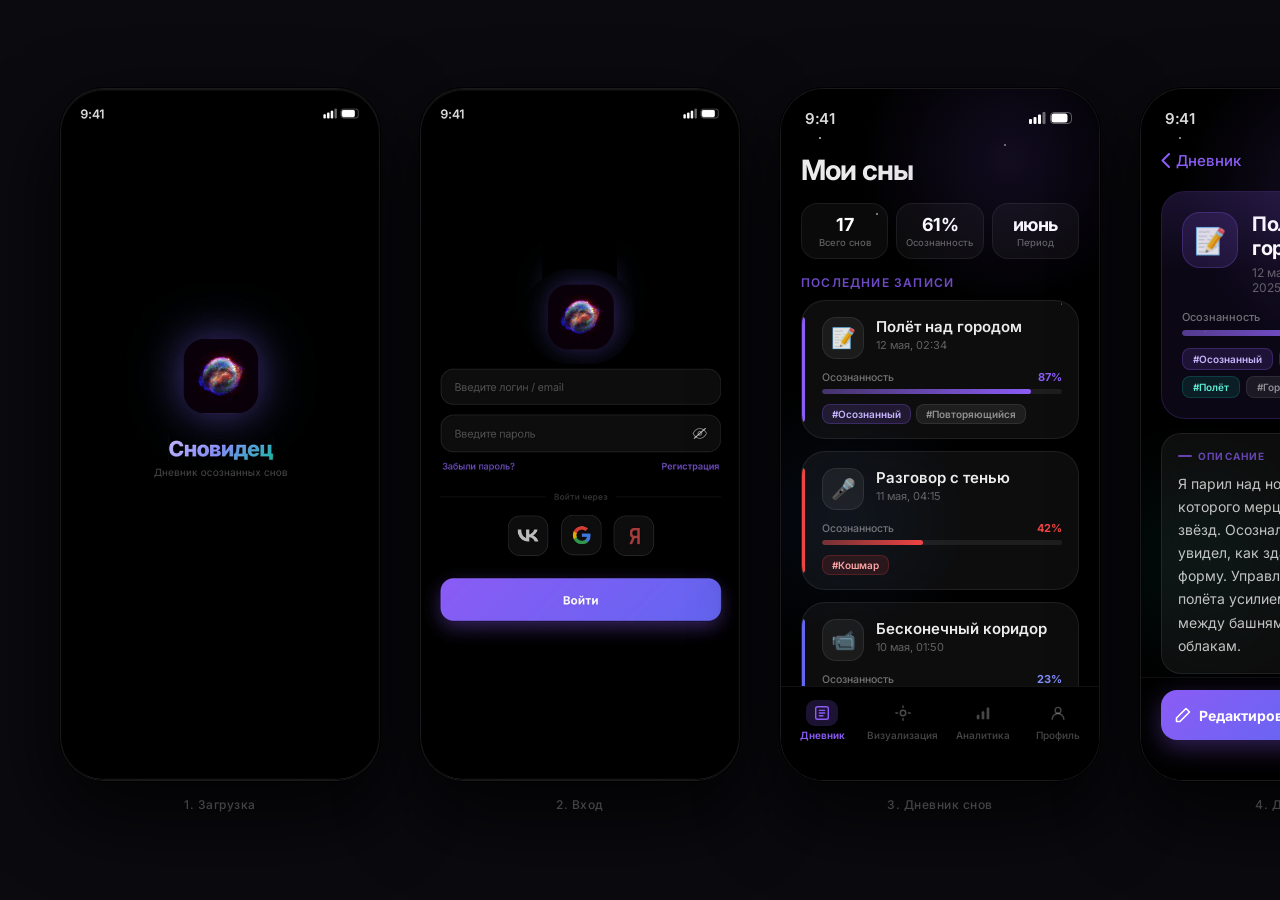
<file: index.html>
<!DOCTYPE html>
<html lang="ru">
<head>
<meta charset="UTF-8">
<meta name="viewport" content="width=device-width, initial-scale=1.0, viewport-fit=cover">
<meta name="theme-color" content="#000000">
<meta name="apple-mobile-web-app-capable" content="yes">
<title>Сновидец — Прототип</title>
<style>
@import url('https://fonts.googleapis.com/css2?family=Inter:wght@400;500;600&display=swap');
*, *::before, *::after { box-sizing: border-box; margin: 0; padding: 0; -webkit-tap-highlight-color: transparent; }
html, body { width: 100%; height: 100%; background: #000; font-family: 'Inter', sans-serif; overflow: hidden; -webkit-tap-highlight-color: transparent; }
iframe { -webkit-tap-highlight-color: transparent !important; }

/* ════════════════════════════════
   MOBILE — single screen app
════════════════════════════════ */
.mobile-app {
  display: none;
  width: 100vw;
  height: 100dvh;
  height: -webkit-fill-available;
  position: relative;
  overflow: hidden;
  background: #000;
}

.mobile-app iframe {
  position: absolute;
  top: -44px;
  left: 0;
  width: 100vw;
  height: calc(100dvh + 44px);
  height: calc(-webkit-fill-available + 44px);
  border: none;
  background: #000;
}

/* ════════════════════════════════
   DESKTOP — horizontal gallery
════════════════════════════════ */
.desktop-gallery {
  display: none;
  width: 100vw;
  height: 100vh;
  overflow-x: auto;
  overflow-y: hidden;
  background: #0a0a0f;
  scrollbar-width: thin;
  scrollbar-color: rgba(255,255,255,0.1) transparent;
}

.desktop-gallery::-webkit-scrollbar { height: 6px; }
.desktop-gallery::-webkit-scrollbar-track { background: transparent; }
.desktop-gallery::-webkit-scrollbar-thumb { background: rgba(255,255,255,0.1); border-radius: 3px; }

.gallery-track {
  display: flex;
  align-items: center;
  gap: 40px;
  padding: 40px 60px;
  height: 100%;
  width: max-content;
}

.gallery-item {
  display: flex;
  flex-direction: column;
  align-items: center;
  gap: 16px;
  flex-shrink: 0;
  scroll-margin-left: 40px;
}

.gallery-label {
  font-size: 12px;
  font-weight: 500;
  color: rgba(255,255,255,0.25);
  letter-spacing: 0.5px;
}

.gallery-phone {
  width: 320px;
  height: 693px;
  border-radius: 44px;
  overflow: hidden;
  border: 1.5px solid rgba(255,255,255,0.1);
  box-shadow:
    0 0 0 1px rgba(0,0,0,0.8),
    0 32px 80px rgba(0,0,0,0.8),
    inset 0 1px 0 rgba(255,255,255,0.06);
  background: #000;
  flex-shrink: 0;
}

.gallery-phone iframe {
  width: 100%;
  height: 100%;
  border: none;
}

.gallery-phone img {
  width: 100%;
  height: 100%;
  object-fit: cover;
}

/* ════════════════════════════════
   RESPONSIVE SWITCH
════════════════════════════════ */
@media (max-width: 700px) {
  .mobile-app { display: block; }
  .desktop-gallery { display: none; }
}

@media (min-width: 701px) {
  .mobile-app { display: none; }
  .desktop-gallery { display: block; }
}
</style>
</head>
<body>

<!-- ══ MOBILE ══ -->
<div class="mobile-app" id="mobile-app">
  <iframe id="mobile-frame" src="1_loading.html"></iframe>
</div>

<!-- ══ DESKTOP ══ -->
<div class="desktop-gallery" id="desktop-gallery">
  <div class="gallery-track">

    <div class="gallery-item" id="g-1_loading">
      <div class="gallery-phone"><img src="img/screen_loading.png" alt="Загрузка"></div>
      <span class="gallery-label">1. Загрузка</span>
    </div>

    <div class="gallery-item" id="g-2_login">
      <div class="gallery-phone"><img src="img/screen_login.png" alt="Вход"></div>
      <span class="gallery-label">2. Вход</span>
    </div>

    <div class="gallery-item" id="g-3_diary">
      <div class="gallery-phone"><iframe src="3_diary.html"></iframe></div>
      <span class="gallery-label">3. Дневник снов</span>
    </div>

    <div class="gallery-item" id="g-4_detail">
      <div class="gallery-phone"><iframe src="4_detail.html"></iframe></div>
      <span class="gallery-label">4. Детали сна</span>
    </div>

    <div class="gallery-item" id="g-5_add">
      <div class="gallery-phone"><iframe src="5_add.html"></iframe></div>
      <span class="gallery-label">5. Добавление сна</span>
    </div>

    <div class="gallery-item" id="g-6_viz">
      <div class="gallery-phone"><iframe src="6_viz.html"></iframe></div>
      <span class="gallery-label">6. Визуализация</span>
    </div>

    <div class="gallery-item" id="g-7_analytics">
      <div class="gallery-phone"><iframe src="7_analytics.html"></iframe></div>
      <span class="gallery-label">7. Аналитика</span>
    </div>

    <div class="gallery-item" id="g-8_profile">
      <div class="gallery-phone"><iframe src="8_profile.html"></iframe></div>
      <span class="gallery-label">8. Профиль</span>
    </div>

  </div>
</div>

<script>
function goTo(screenId) {
  var frame = document.getElementById('mobile-frame');
  if (frame && window.innerWidth <= 700) {
    frame.src = screenId + '.html';
    return;
  }
  var target = document.getElementById('g-' + screenId);
  if (target) {
    target.scrollIntoView({ behavior: 'smooth', inline: 'center' });
  }
}

/* Колёсико мыши → горизонтальный скролл */
var gallery = document.getElementById('desktop-gallery');
if (gallery) {
  gallery.addEventListener('wheel', function(e) {
    if (Math.abs(e.deltaY) > Math.abs(e.deltaX)) {
      e.preventDefault();
      gallery.scrollLeft += e.deltaY;
    }
  }, { passive: false });
}
</script>

</body>
</html>
</file>
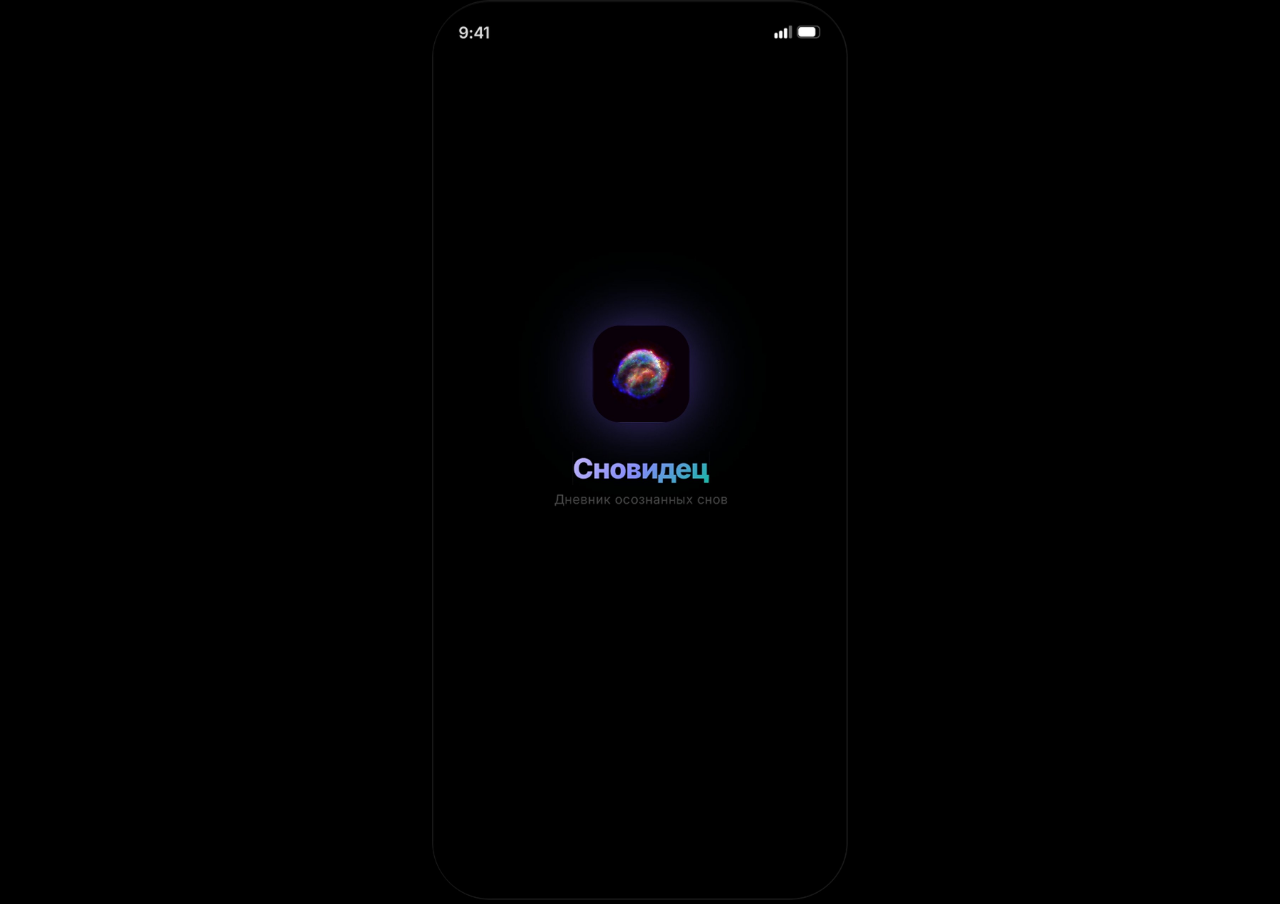
<file: 1_loading.html>
<!DOCTYPE html>
<html lang="ru">
<head>
<meta charset="UTF-8">
<meta name="viewport" content="width=device-width, initial-scale=1.0">
<title>Сновидец — Загрузка</title>
<style>
  *, *::before, *::after { box-sizing: border-box; -webkit-tap-highlight-color: transparent; margin: 0; padding: 0; }
  body { background: #000; width: 100%; height: 100vh; overflow: hidden; display: flex; justify-content: center; align-items: center; }
  .wrap { position: relative; width: 100%; height: 100%; }
  .wrap img { width: 100%; height: 100%; object-fit: contain; }
  .click-zone { position: absolute; inset: 0; cursor: pointer; }

/* Kill tap highlight everywhere */
a, button, div, span, input, textarea, svg,
[class*="btn"], [class*="nav"], [class*="card"],
[class*="chip"], [class*="tag"], [class*="mood"],
[class*="toggle"], [class*="sw"], [class*="tab"],
[class*="accordion"], [class*="add"], [class*="fab"] {
  -webkit-tap-highlight-color: transparent !important;
  -webkit-touch-callout: none;
}

</style>
</head>
<body>
  <div class="wrap">
    <img src="img/screen_loading.png" alt="Загрузка">
    <div class="click-zone" onclick="parent.goTo('2_login')"></div>
  </div>
</body>
</html>
</file>
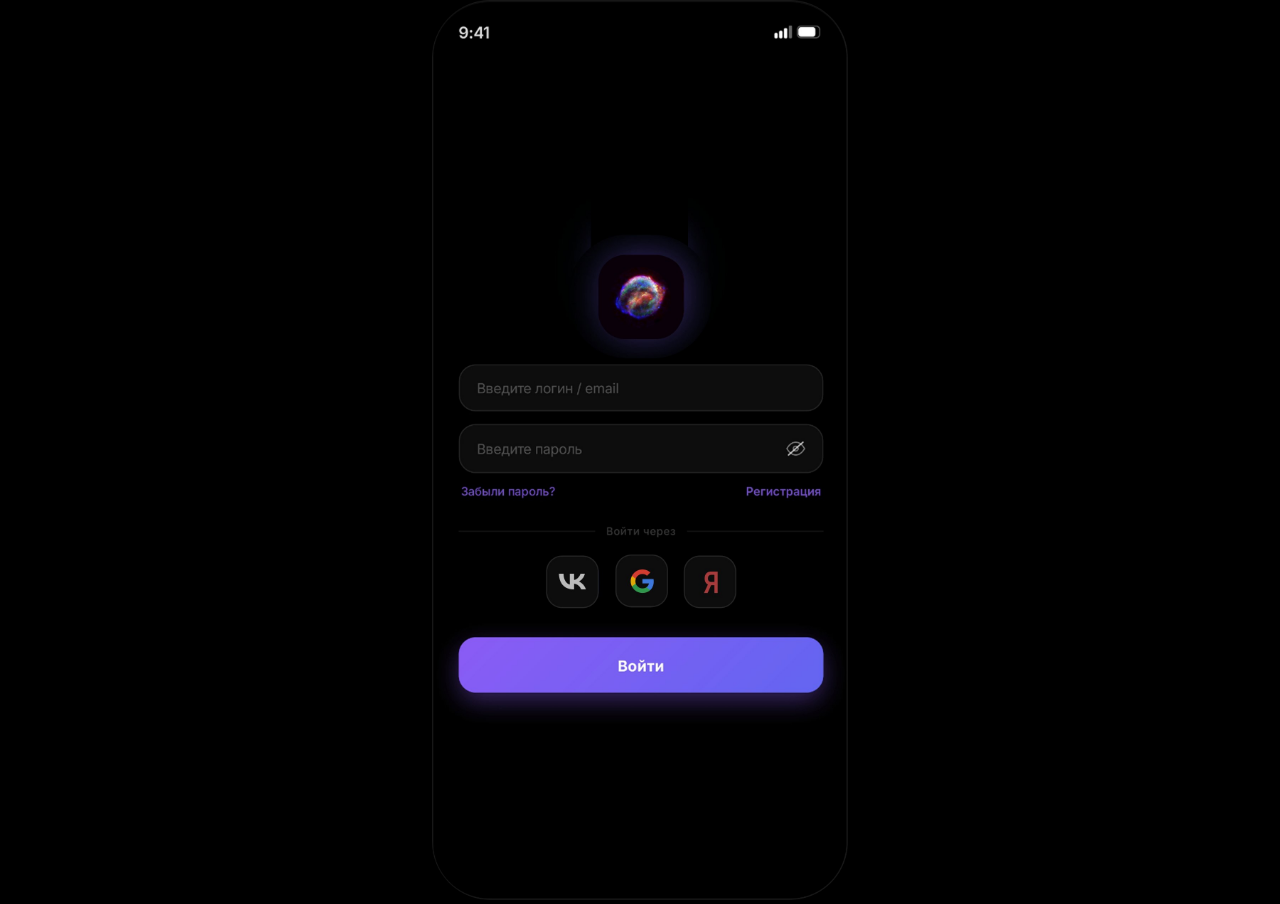
<file: 2_login.html>
<!DOCTYPE html>
<html lang="ru">
<head>
<meta charset="UTF-8">
<meta name="viewport" content="width=device-width, initial-scale=1.0">
<title>Сновидец — Вход</title>
<style>
  *, *::before, *::after { box-sizing: border-box; -webkit-tap-highlight-color: transparent; margin: 0; padding: 0; }
  body { background: #000; width: 100%; height: 100vh; overflow: hidden; display: flex; justify-content: center; align-items: center; }
  .wrap { position: relative; width: 100%; height: 100%; }
  .wrap img { width: 100%; height: 100%; object-fit: contain; }
  /* Прозрачная кнопка поверх «Войти» */
  .btn-enter {
    position: absolute;
    left: 10%; right: 10%;
    top: 72%; height: 6%;
    cursor: pointer;
    border-radius: 16px;
  }

/* Kill tap highlight everywhere */
a, button, div, span, input, textarea, svg,
[class*="btn"], [class*="nav"], [class*="card"],
[class*="chip"], [class*="tag"], [class*="mood"],
[class*="toggle"], [class*="sw"], [class*="tab"],
[class*="accordion"], [class*="add"], [class*="fab"] {
  -webkit-tap-highlight-color: transparent !important;
  -webkit-touch-callout: none;
}

</style>
</head>
<body>
  <div class="wrap">
    <img src="img/screen_login.png" alt="Вход">
    <div class="btn-enter" onclick="parent.goTo('3_diary')"></div>
  </div>
</body>
</html>
</file>
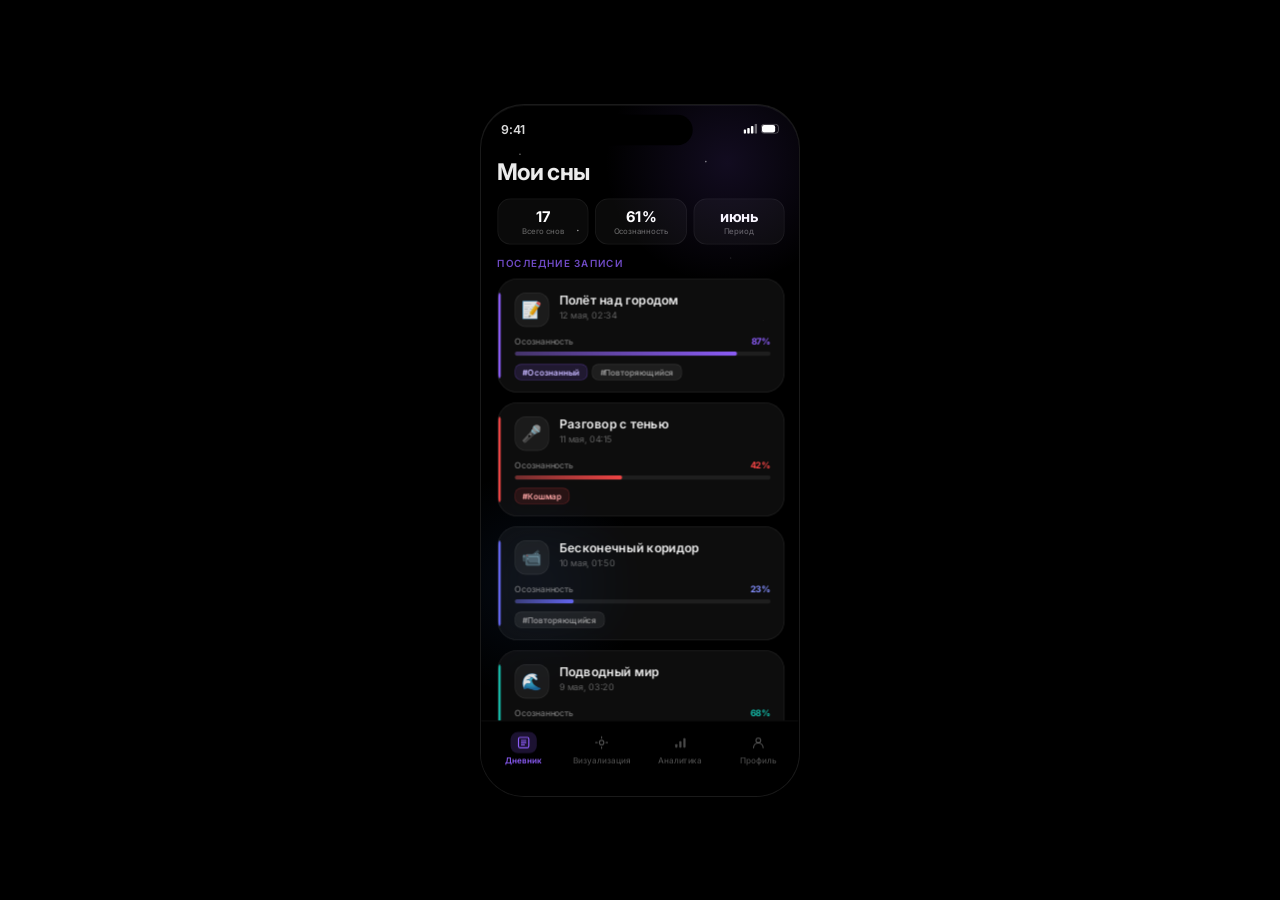
<file: 3_diary.html>
<!DOCTYPE html>
<html lang="ru">
<head>
<meta charset="UTF-8">
<meta name="viewport" content="width=device-width, initial-scale=1.0">
<title>Сновидец — Дневник снов</title>
<link href="https://fonts.googleapis.com/css2?family=Inter:wght@300;400;500;600;700;800&display=swap" rel="stylesheet">
<style>
/* ═══════════════════════════════════════════════════════════
   GLOBAL RESET & PAGE LAYOUT
═══════════════════════════════════════════════════════════ */
*, *::before, *::after { box-sizing: border-box; -webkit-tap-highlight-color: transparent; margin: 0; padding: 0; }

:root {
  --bg:       #000000;
  --purple:   #8B5CF6;
  --teal:     #14B8A6;
  --amber:    #F59E0B;
  --app-bg:   #000000;
  --glass:    rgba(255,255,255,0.05);
  --border:   rgba(255,255,255,0.08);
  --text:     rgba(255,255,255,0.88);
  --muted:    rgba(255,255,255,0.35);
  --dim:      rgba(255,255,255,0.15);
}

body {
  font-family: 'Inter', sans-serif;
  background: var(--bg);
  color: var(--text);
  min-height: 100vh;
  display: flex;
  justify-content: center;
  align-items: center;
}

/* ═══════════════════════════════════════════════════════════
   PHONE SHELL
═══════════════════════════════════════════════════════════ */
.phone {
  width: 320px;
  height: 693px;
  background: var(--app-bg);
  border-radius: 44px;
  overflow: hidden;
  border: 1.5px solid rgba(255,255,255,0.10);
  box-shadow: 0 0 0 1px rgba(0,0,0,0.8), 0 32px 80px rgba(0,0,0,0.8), inset 0 1px 0 rgba(255,255,255,0.06);
  position: relative;
  isolation: isolate;
}
.phone-inner {
  width: 390px; height: 844px;
  transform: scale(calc(320/390));
  transform-origin: top left;
  position: relative;
}

/* Фоновые декорации */
.nebula { position: absolute; inset: 0; z-index: 0; pointer-events: none; }
.nebula::before {
  content: ''; position: absolute; top: -80px; right: -60px; width: 300px; height: 300px;
  background: radial-gradient(ellipse, rgba(139,92,246,0.13) 0%, transparent 70%); border-radius: 50%;
}
.nebula::after {
  content: ''; position: absolute; bottom: 120px; left: -80px; width: 280px; height: 280px;
  background: radial-gradient(ellipse, rgba(59,130,246,0.08) 0%, transparent 70%); border-radius: 50%;
}
.stars { position: absolute; inset: 0; z-index: 0; pointer-events: none; overflow: hidden; }
.star  { position: absolute; background: white; border-radius: 50%; }

/* Dynamic Island и Status Bar */
.dynamic-island {
  position: absolute; top: 12px; left: 50%; transform: translateX(-50%);
  width: 126px; height: 37px; background: #000; border-radius: 20px; z-index: 20;
}
.status-bar {
  position: relative; z-index: 10; height: 44px; padding: 14px 24px 0;
  display: flex; align-items: center; justify-content: space-between; flex-shrink: 0;
}
.status-bar .time { font-size: 15px; font-weight: 600; color: rgba(255,255,255,0.85); letter-spacing: -0.3px; }

/* Layout — исправлено: убираем absolute у bottom-nav */
.phone-layout {
  display: flex;
  flex-direction: column;
  height: 844px;
}

/* Верхняя часть — статична */
.top-static {
  padding: 20px 20px 0 20px;
  flex-shrink: 0;
}

/* Скролл-зона */
.scroll-zone {
  flex: 1;
  min-height: 0;
  overflow-y: auto;
  padding: 0 20px;
  scrollbar-width: none;
  -ms-overflow-style: none;
}
.scroll-zone::-webkit-scrollbar {
  display: none;
}

/* Контейнер для карточек и кнопки */
.scroll-zone-inner {
  display: flex;
  flex-direction: column;
  padding-bottom: 30px;
}

/* Bottom Navigation — обычный flex-элемент */
.bottom-nav {
  flex-shrink: 0;
  padding: 0 4px 34px;
  background: rgba(0,0,0,0.9);
  backdrop-filter: blur(24px);
  border-top: 1px solid rgba(255,255,255,0.07);
}
.nav-inner { display: flex; justify-content: space-around; align-items: center; padding-top: 8px; }
.nav-item-s {
  display: flex; flex-direction: column; align-items: center; gap: 3px;
  padding: 5px 8px; border-radius: 14px; flex: 1; cursor: default;
}
.nav-icon-wrap-s {
  width: 32px; height: 26px; border-radius: 9px;
  display: flex; align-items: center; justify-content: center;
}
.nav-label-s { font-size: 10px; font-weight: 500; color: rgba(255,255,255,0.28); text-align: center; white-space: nowrap; }
.nav-active .nav-icon-wrap-s { background: rgba(139,92,246,0.2); }
.nav-active .nav-label-s { color: #8B5CF6; font-weight: 600; }

/* ═══════════════════════════════════════════════════════════
   СТИЛИ ДЛЯ ЭКРАНА ДНЕВНИК
═══════════════════════════════════════════════════════════ */
.glass-card {
  background: var(--glass); backdrop-filter: blur(20px);
  border-radius: 24px; border: 1px solid var(--border);
}
.section-label {
  font-size: 12px; font-weight: 600; letter-spacing: 1.2px; text-transform: uppercase;
  color: rgba(139,92,246,0.8); margin-bottom: 12px;
}

.diary-screen-title { 
  font-size: 28px; 
  font-weight: 700; 
  letter-spacing: -0.8px; 
  color: rgba(255,255,255,0.92); 
  margin-bottom: 16px;
}

.diary-stats-bar { display: flex; gap: 8px; margin-bottom: 16px; }
.dstat { flex: 1; padding: 10px 8px; border-radius: 16px; background: rgba(255,255,255,0.04); border: 1px solid rgba(255,255,255,0.07); text-align: center; }
.dstat-val { font-size: 18px; font-weight: 700; color: #fff; letter-spacing: -0.4px; }
.dstat-lbl { font-size: 9.5px; font-weight: 500; color: var(--muted); margin-top: 2px; }

.diary-card { margin-bottom: 12px; padding: 0; overflow: hidden; position: relative; }
.diary-card::before { content: ''; position: absolute; left: 0; top: 16px; bottom: 16px; width: 3px; border-radius: 0 3px 3px 0; background: var(--accent, #8B5CF6); }
.diary-card-inner { padding: 16px 16px 14px 20px; }
.dc-top { display: flex; align-items: flex-start; gap: 12px; margin-bottom: 11px; }
.dc-emoji { width: 42px; height: 42px; border-radius: 14px; background: rgba(255,255,255,0.06); border: 1px solid rgba(255,255,255,0.08); display: flex; align-items: center; justify-content: center; font-size: 20px; flex-shrink: 0; }
.dc-meta { flex: 1; min-width: 0; }
.dc-title { font-size: 15px; font-weight: 600; color: rgba(255,255,255,0.92); white-space: nowrap; overflow: hidden; text-overflow: ellipsis; }
.dc-date  { font-size: 11px; color: var(--muted); font-weight: 400; margin-top: 2px; }
.dc-lucidity { margin-bottom: 10px; }
.dc-luc-label-row { display: flex; justify-content: space-between; align-items: center; margin-bottom: 5px; }
.dc-luc-text { font-size: 10.5px; font-weight: 500; color: rgba(255,255,255,0.42); }
.dc-luc-pct  { font-size: 11px; font-weight: 700; color: var(--accent, #8B5CF6); }
.dc-bar-track { height: 5px; border-radius: 99px; background: rgba(255,255,255,0.07); overflow: hidden; }
.dc-bar-fill  { height: 100%; border-radius: 99px; background: linear-gradient(90deg, var(--accent-dim, rgba(139,92,246,0.5)), var(--accent, #8B5CF6)); width: var(--pct, 50%); }

.dc-bottom { display: flex; align-items: center; justify-content: space-between; gap: 8px; }
.dc-tags { display: flex; gap: 5px; flex-wrap: wrap; }
.dc-tag { padding: 3px 9px; border-radius: 8px; font-size: 10px; font-weight: 600; background: rgba(255,255,255,0.07); color: rgba(255,255,255,0.5); border: 1px solid rgba(255,255,255,0.08); white-space: nowrap; }
.dc-tag.accent { background: rgba(139,92,246,0.15); color: #C4B5FD; border-color: rgba(139,92,246,0.25); }
.dc-tag.danger { background: rgba(239,68,68,0.12); color: #FCA5A5; border-color: rgba(239,68,68,0.22); }
/* Кнопка добавления */
.add-button-wrapper {
  margin-top: 16px;
  margin-bottom: 10px;
  display: flex;
  justify-content: center;
}
.add-button {
  width: 52px;
  height: 52px;
  border-radius: 50%;
  background: linear-gradient(135deg, #8B5CF6, #6366F1);
  box-shadow: 0 6px 20px rgba(139,92,246,0.45);
  display: flex;
  align-items: center;
  justify-content: center;
  cursor: pointer;
}

/* Mobile fullscreen override */
@media (max-width: 500px) {
  body { align-items: flex-start; }
  .phone {
    width: 100vw !important;
    height: 100vh !important;
    border-radius: 0 !important;
    border: none !important;
    box-shadow: none !important;
  }
  .phone-inner {
    width: 100vw !important;
    height: 100vh !important;
    transform: none !important;
  }
  .phone-layout {
    height: 100vh !important;
  }
  .dynamic-island { display: none; }
}


/* Kill tap highlight everywhere */
a, button, div, span, input, textarea, svg,
[class*="btn"], [class*="nav"], [class*="card"],
[class*="chip"], [class*="tag"], [class*="mood"],
[class*="toggle"], [class*="sw"], [class*="tab"],
[class*="accordion"], [class*="add"], [class*="fab"] {
  -webkit-tap-highlight-color: transparent !important;
  -webkit-touch-callout: none;
}

</style>
</head>
<body>

<div class="phone">
  <div class="phone-inner">
    <div class="nebula"></div>
    <div class="stars">
      <div class="star" style="width:1.5px;height:1.5px;top:7%;left:12%;opacity:0.7"></div>
      <div class="star" style="width:2px;height:2px;top:18%;left:30%;opacity:0.6"></div>
      <div class="star" style="width:1px;height:1px;top:22%;left:78%;opacity:0.45"></div>
      <div class="star" style="width:1.5px;height:1.5px;top:31%;left:88%;opacity:0.55"></div>
      <div class="star" style="width:2px;height:2px;top:8%;left:70%;opacity:0.5"></div>
    </div>
    
    <div class="dynamic-island"></div>
    <div class="phone-layout">
      <!-- Статус бар -->
      <div class="status-bar">
        <span class="time">9:41</span>
        <div class="status-icons">
          <svg width="17" height="12" viewBox="0 0 17 12" fill="none">
            <rect x="0" y="7" width="3" height="5" rx="1" fill="white"/>
            <rect x="4.5" y="5" width="3" height="7" rx="1" fill="white"/>
            <rect x="9" y="2.5" width="3" height="9.5" rx="1" fill="white"/>
            <rect x="13.5" y="0" width="3" height="12" rx="1" fill="white" opacity="0.4"/>
          </svg>
          <svg width="25" height="12" viewBox="0 0 25 12" fill="none">
            <rect x="0.5" y="0.5" width="21" height="11" rx="3.5" stroke="white" stroke-opacity="0.35"/>
            <rect x="1.5" y="1.5" width="16" height="9" rx="2.5" fill="white"/>
          </svg>
        </div>
      </div>

      <!-- Статическая верхняя часть (только заголовок "Мои сны" и статистика) -->
      <div class="top-static">
        <!-- Заголовок "Мои сны" -->
        <div class="diary-screen-title">Мои сны</div>

        <div class="diary-stats-bar">
          <div class="dstat"><div class="dstat-val">17</div><div class="dstat-lbl">Всего снов</div></div>
          <div class="dstat"><div class="dstat-val">61%</div><div class="dstat-lbl">Осознанность</div></div>
          <div class="dstat"><div class="dstat-val">июнь</div><div class="dstat-lbl">Период</div></div>
        </div>
      </div>

      <!-- Скролл-зона -->
      <div class="scroll-zone">
        <div class="scroll-zone-inner">
          <div class="section-label" style="margin-bottom:10px;">Последние записи</div>

          <!-- Карточка сна 1 -->
          <div class="glass-card diary-card" style="--accent:#8B5CF6;--accent-dim:rgba(139,92,246,0.35);">
            <div class="diary-card-inner">
              <div class="dc-top">
                <div class="dc-emoji">📝</div>
                <div class="dc-meta">
                  <div class="dc-title">Полёт над городом</div>
                  <div class="dc-date">12 мая, 02:34</div>
                </div>
              </div>
              <div class="dc-lucidity">
                <div class="dc-luc-label-row"><span class="dc-luc-text">Осознанность</span><span class="dc-luc-pct">87%</span></div>
                <div class="dc-bar-track"><div class="dc-bar-fill" style="--pct:87%"></div></div>
              </div>
              <div class="dc-bottom">
                <div class="dc-tags"><span class="dc-tag accent">#Осознанный</span><span class="dc-tag">#Повторяющийся</span></div>
</div>
            </div>
          </div>

          <!-- Карточка сна 2 -->
          <div class="glass-card diary-card" style="--accent:#EF4444;--accent-dim:rgba(239,68,68,0.3);">
            <div class="diary-card-inner">
              <div class="dc-top">
                <div class="dc-emoji">🎤</div>
                <div class="dc-meta">
                  <div class="dc-title">Разговор с тенью</div>
                  <div class="dc-date">11 мая, 04:15</div>
                </div>
              </div>
              <div class="dc-lucidity">
                <div class="dc-luc-label-row"><span class="dc-luc-text">Осознанность</span><span class="dc-luc-pct" style="color:#EF4444;">42%</span></div>
                <div class="dc-bar-track"><div class="dc-bar-fill" style="--pct:42%;background:linear-gradient(90deg,rgba(239,68,68,0.4),#EF4444);"></div></div>
              </div>
              <div class="dc-bottom">
                <div class="dc-tags"><span class="dc-tag danger">#Кошмар</span></div>
</div>
            </div>
          </div>

          <!-- Карточка сна 3 -->
          <div class="glass-card diary-card" style="--accent:#6366F1;--accent-dim:rgba(99,102,241,0.35);">
            <div class="diary-card-inner">
              <div class="dc-top">
                <div class="dc-emoji">📹</div>
                <div class="dc-meta">
                  <div class="dc-title">Бесконечный коридор</div>
                  <div class="dc-date">10 мая, 01:50</div>
                </div>
              </div>
              <div class="dc-lucidity">
                <div class="dc-luc-label-row"><span class="dc-luc-text">Осознанность</span><span class="dc-luc-pct" style="color:#818CF8;">23%</span></div>
                <div class="dc-bar-track"><div class="dc-bar-fill" style="--pct:23%;background:linear-gradient(90deg,rgba(99,102,241,0.4),#6366F1);"></div></div>
              </div>
              <div class="dc-bottom">
                <div class="dc-tags"><span class="dc-tag">#Повторяющийся</span></div>
</div>
            </div>
          </div>

          <!-- Карточка сна 4 -->
          <div class="glass-card diary-card" style="--accent:#14B8A6;--accent-dim:rgba(20,184,166,0.35);">
            <div class="diary-card-inner">
              <div class="dc-top">
                <div class="dc-emoji">🌊</div>
                <div class="dc-meta">
                  <div class="dc-title">Подводный мир</div>
                  <div class="dc-date">9 мая, 03:20</div>
                </div>
              </div>
              <div class="dc-lucidity">
                <div class="dc-luc-label-row"><span class="dc-luc-text">Осознанность</span><span class="dc-luc-pct" style="color:#14B8A6;">68%</span></div>
                <div class="dc-bar-track"><div class="dc-bar-fill" style="--pct:68%;background:linear-gradient(90deg,rgba(20,184,166,0.4),#14B8A6);"></div></div>
              </div>
              <div class="dc-bottom">
                <div class="dc-tags"><span class="dc-tag accent">#Осознанный</span><span class="dc-tag">#Вода</span></div>
</div>
            </div>
          </div>

          <!-- Карточка сна 5 -->
          <div class="glass-card diary-card" style="--accent:#F59E0B;--accent-dim:rgba(245,158,11,0.35);">
            <div class="diary-card-inner">
              <div class="dc-top">
                <div class="dc-emoji">🚀</div>
                <div class="dc-meta">
                  <div class="dc-title">Путешествие на Марс</div>
                  <div class="dc-date">8 мая, 05:10</div>
                </div>
              </div>
              <div class="dc-lucidity">
                <div class="dc-luc-label-row"><span class="dc-luc-text">Осознанность</span><span class="dc-luc-pct" style="color:#F59E0B;">91%</span></div>
                <div class="dc-bar-track"><div class="dc-bar-fill" style="--pct:91%;background:linear-gradient(90deg,rgba(245,158,11,0.4),#F59E0B);"></div></div>
              </div>
              <div class="dc-bottom">
                <div class="dc-tags"><span class="dc-tag accent">#Осознанный</span><span class="dc-tag">#Космос</span></div>
</div>
            </div>
          </div>

          <!-- Кнопка добавления нового сна -->
          <div class="add-button-wrapper">
            <div class="add-button">
              <svg width="22" height="22" viewBox="0 0 22 22" fill="none">
                <path d="M11 4v14M4 11h14" stroke="#fff" stroke-width="2.5" stroke-linecap="round"/>
              </svg>
            </div>
          </div>
        </div>
      </div> <!-- /scroll-zone -->

      <!-- Нижняя навигация -->
      <div class="bottom-nav">
        <div class="nav-inner">
          <div class="nav-item-s nav-active">
            <div class="nav-icon-wrap-s"><svg width="18" height="18" viewBox="0 0 20 20" fill="none"><path d="M5 3h10a2 2 0 012 2v10a2 2 0 01-2 2H5a2 2 0 01-2-2V5a2 2 0 012-2z" stroke="#8B5CF6" stroke-width="1.6"/><path d="M7 7h6M7 10h6M7 13h4" stroke="#8B5CF6" stroke-width="1.5" stroke-linecap="round"/></svg></div>
            <span class="nav-label-s" style="color:#8B5CF6;font-weight:600;">Дневник</span>
          </div>
          <div class="nav-item-s">
            <div class="nav-icon-wrap-s"><svg width="18" height="18" viewBox="0 0 20 20" fill="none"><circle cx="10" cy="10" r="3" stroke="rgba(255,255,255,0.3)" stroke-width="1.6"/><path d="M10 2v2M10 16v2M2 10h2M16 10h2" stroke="rgba(255,255,255,0.3)" stroke-width="1.5" stroke-linecap="round"/></svg></div>
            <span class="nav-label-s">Визуализация</span>
          </div>
          <div class="nav-item-s">
            <div class="nav-icon-wrap-s"><svg width="18" height="18" viewBox="0 0 20 20" fill="none"><rect x="3" y="12" width="3" height="5" rx="1" fill="rgba(255,255,255,0.28)"/><rect x="8.5" y="8" width="3" height="9" rx="1" fill="rgba(255,255,255,0.28)"/><rect x="14" y="4" width="3" height="13" rx="1" fill="rgba(255,255,255,0.28)"/></svg></div>
            <span class="nav-label-s">Аналитика</span>
          </div>
          <div class="nav-item-s">
            <div class="nav-icon-wrap-s"><svg width="18" height="18" viewBox="0 0 20 20" fill="none"><circle cx="10" cy="7" r="3.25" stroke="rgba(255,255,255,0.28)" stroke-width="1.6"/><path d="M3.5 17c0-3.59 2.91-6.5 6.5-6.5s6.5 2.91 6.5 6.5" stroke="rgba(255,255,255,0.28)" stroke-width="1.6" stroke-linecap="round"/></svg></div>
            <span class="nav-label-s">Профиль</span>
          </div>
        </div>
      </div>
    </div>
  </div>
</div>


<script>
(function(){
  var map = {
    'Дневник':      '3_diary',
    'Визуализация': '6_viz',
    'Аналитика':    '7_analytics',
    'Профиль':      '8_profile'
  };
  // Bottom nav clicks
  document.querySelectorAll('.nav-item-s').forEach(function(item){
    item.style.cursor = 'pointer';
    var label = item.querySelector('.nav-label-s');
    if(label){
      var txt = label.textContent.trim();
      if(map[txt]){
        item.addEventListener('click', function(){ parent.goTo(map[txt]); });
      }
    }
  });
  
  // Dream cards → detail
  document.querySelectorAll('.diary-card').forEach(function(c){
    c.style.cursor = 'pointer';
    c.addEventListener('click', function(){ parent.goTo('4_detail'); });
  });
  // FAB add button → add dream
  var addBtn = document.querySelector('.add-button');
  if(addBtn){
    addBtn.style.cursor = 'pointer';
    addBtn.addEventListener('click', function(e){ e.stopPropagation(); parent.goTo('5_add'); });
  }

})();
</script>

</body>
</html>
</file>
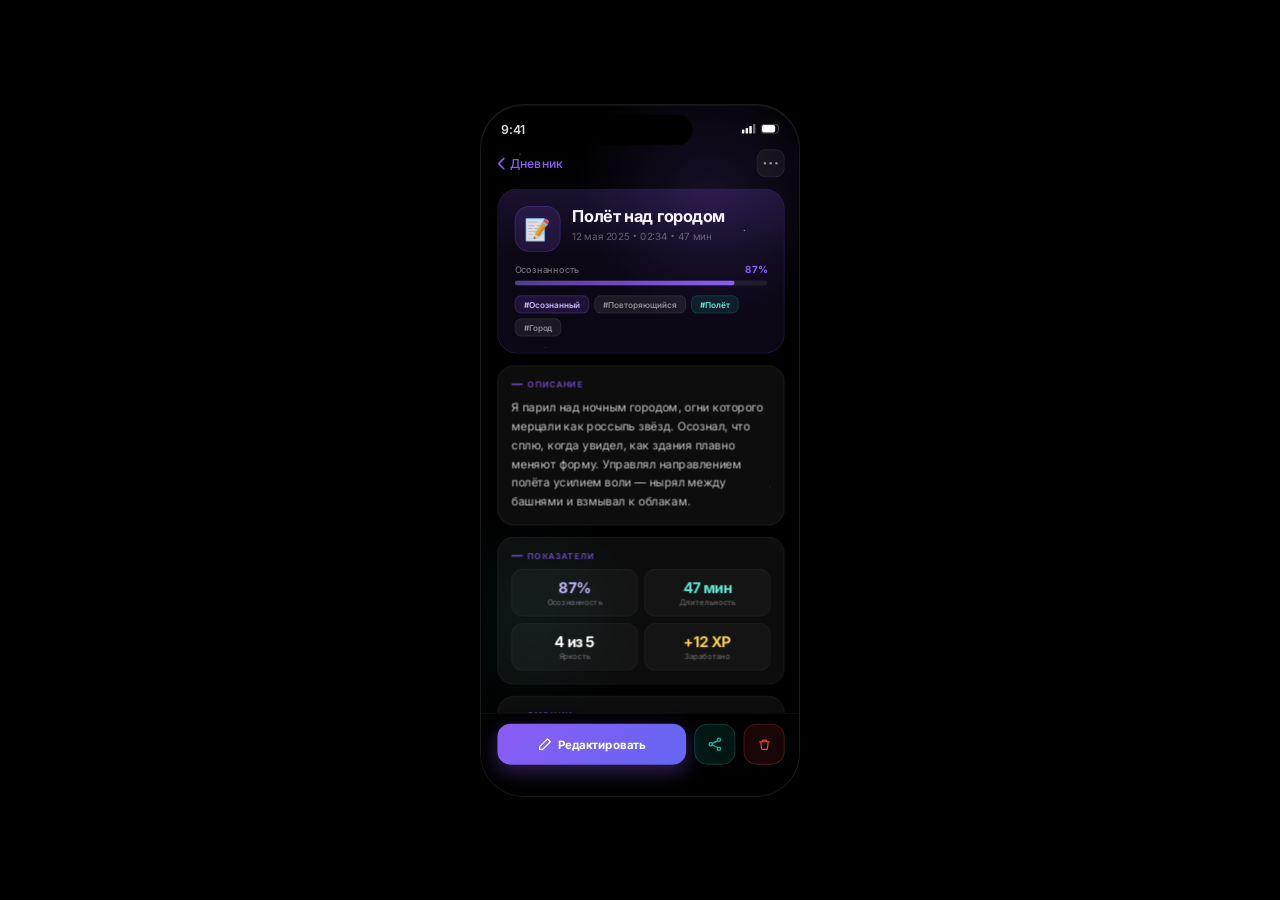
<file: 4_detail.html>
<!DOCTYPE html>
<html lang="ru">
<head>
<meta charset="UTF-8">
<meta name="viewport" content="width=device-width, initial-scale=1.0">
<title>Сновидец — Детали сна</title>
<link href="https://fonts.googleapis.com/css2?family=Inter:wght@300;400;500;600;700;800&display=swap" rel="stylesheet">
<style>
*, *::before, *::after { box-sizing: border-box; -webkit-tap-highlight-color: transparent; margin: 0; padding: 0; }

:root {
  --bg:       #000000;
  --purple:   #8B5CF6;
  --teal:     #14B8A6;
  --amber:    #F59E0B;
  --glass:    rgba(255,255,255,0.05);
  --border:   rgba(255,255,255,0.08);
  --text:     rgba(255,255,255,0.88);
  --muted:    rgba(255,255,255,0.35);
  --dim:      rgba(255,255,255,0.15);
}

body {
  font-family: 'Inter', sans-serif;
  background: var(--bg);
  color: var(--text);
  min-height: 100vh;
  display: flex;
  justify-content: center;
  align-items: center;
}

/* ═══ PHONE SHELL ═══ */
.phone {
  width: 320px;
  height: 693px;
  background: #000;
  border-radius: 44px;
  overflow: hidden;
  border: 1.5px solid rgba(255,255,255,0.10);
  box-shadow: 0 0 0 1px rgba(0,0,0,0.8), 0 32px 80px rgba(0,0,0,0.8), inset 0 1px 0 rgba(255,255,255,0.06);
  position: relative;
  isolation: isolate;
}
.phone-inner {
  width: 390px;
  height: 844px;
  transform: scale(calc(320/390));
  transform-origin: top left;
  position: relative;
}

/* Background glow */
.nebula { position: absolute; inset: 0; z-index: 0; pointer-events: none; }
.nebula::before {
  content: ''; position: absolute; top: -60px; right: -60px; width: 340px; height: 340px;
  background: radial-gradient(ellipse, rgba(139,92,246,0.16) 0%, transparent 70%); border-radius: 50%;
}
.nebula::after {
  content: ''; position: absolute; bottom: 80px; left: -80px; width: 280px; height: 280px;
  background: radial-gradient(ellipse, rgba(20,184,166,0.07) 0%, transparent 70%); border-radius: 50%;
}
.stars { position: absolute; inset: 0; z-index: 0; pointer-events: none; overflow: hidden; }
.star  { position: absolute; background: white; border-radius: 50%; }

/* Dynamic Island */
.dynamic-island {
  position: absolute; top: 12px; left: 50%; transform: translateX(-50%);
  width: 126px; height: 37px; background: #000; border-radius: 20px; z-index: 20;
}

/* Phone layout */
.phone-layout {
  display: flex;
  flex-direction: column;
  height: 844px;
  position: relative;
  z-index: 1;
}

/* ═══ STATUS BAR ═══ */
.status-bar {
  position: relative; z-index: 10; height: 44px; padding: 14px 24px 0;
  display: flex; align-items: center; justify-content: space-between; flex-shrink: 0;
}
.status-bar .time { font-size: 15px; font-weight: 600; color: rgba(255,255,255,0.85); letter-spacing: -0.3px; }

/* ═══ HEADER / BACK BAR ═══ */
.detail-header {
  display: flex; align-items: center; justify-content: space-between;
  padding: 10px 20px 14px;
  flex-shrink: 0;
}
.back-btn {
  display: flex; align-items: center; gap: 6px;
  font-size: 15px; font-weight: 500; color: #8B5CF6;
  cursor: pointer; user-select: none;
}
.more-btn {
  width: 34px; height: 34px; border-radius: 11px;
  background: rgba(255,255,255,0.05); border: 1px solid rgba(255,255,255,0.08);
  display: flex; align-items: center; justify-content: center;
  cursor: pointer;
}

/* ═══ SCROLL ZONE ═══ */
.scroll-zone {
  flex: 1; min-height: 0;
  overflow-y: auto; padding: 0 20px;
  scrollbar-width: none; -ms-overflow-style: none;
}
.scroll-zone::-webkit-scrollbar { display: none; }
.scroll-inner { display: flex; flex-direction: column; gap: 14px; padding-bottom: 24px; }

/* ═══ HERO BLOCK ═══ */
.hero {
  background: rgba(139,92,246,0.08);
  border: 1px solid rgba(139,92,246,0.2);
  border-radius: 24px;
  padding: 20px;
  position: relative;
  overflow: hidden;
}
.hero::before {
  content: '';
  position: absolute; top: 0; left: 0; right: 0; height: 80px;
  background: linear-gradient(180deg, rgba(139,92,246,0.12) 0%, transparent 100%);
  pointer-events: none;
}
.hero-top {
  display: flex; align-items: flex-start; gap: 14px; margin-bottom: 14px;
}
.hero-emoji {
  width: 56px; height: 56px; border-radius: 18px;
  background: rgba(139,92,246,0.15); border: 1px solid rgba(139,92,246,0.25);
  display: flex; align-items: center; justify-content: center;
  font-size: 26px; flex-shrink: 0;
}
.hero-meta { flex: 1; min-width: 0; }
.hero-title {
  font-size: 20px; font-weight: 700; color: #fff; letter-spacing: -0.4px;
  line-height: 1.2; margin-bottom: 5px;
}
.hero-date {
  font-size: 12px; color: var(--muted); display: flex; align-items: center; gap: 5px;
}
.hero-dot { width: 3px; height: 3px; border-radius: 50%; background: var(--muted); }

/* Lucidity bar */
.luc-row { display: flex; justify-content: space-between; align-items: center; margin-bottom: 6px; }
.luc-label { font-size: 11px; font-weight: 500; color: rgba(255,255,255,0.42); }
.luc-pct { font-size: 12px; font-weight: 700; color: #8B5CF6; }
.luc-track { height: 6px; border-radius: 99px; background: rgba(255,255,255,0.07); overflow: hidden; }
.luc-fill { height: 100%; border-radius: 99px; background: linear-gradient(90deg, rgba(139,92,246,0.5), #8B5CF6); width: 87%; }

/* Tags row */
.tags-row { display: flex; gap: 6px; flex-wrap: wrap; margin-top: 12px; }
.tag {
  padding: 4px 10px; border-radius: 8px; font-size: 10px; font-weight: 600;
  background: rgba(255,255,255,0.07); color: rgba(255,255,255,0.5);
  border: 1px solid rgba(255,255,255,0.08); white-space: nowrap;
}
.tag.accent { background: rgba(139,92,246,0.15); color: #C4B5FD; border-color: rgba(139,92,246,0.25); }
.tag.teal   { background: rgba(20,184,166,0.12); color: #5EEAD4; border-color: rgba(20,184,166,0.22); }

/* ═══ GLASS CARD ═══ */
.glass-card {
  background: var(--glass); backdrop-filter: blur(20px);
  border-radius: 20px; border: 1px solid var(--border);
  padding: 16px;
}
.card-label {
  font-size: 10px; font-weight: 700; letter-spacing: 1.2px; text-transform: uppercase;
  color: rgba(139,92,246,0.7); margin-bottom: 10px;
  display: flex; align-items: center; gap: 6px;
}
.card-label::before {
  content: ''; display: block; width: 14px; height: 2px;
  border-radius: 99px; background: currentColor;
}

/* ═══ DESCRIPTION ═══ */
.desc-text {
  font-size: 14px; line-height: 1.65; color: rgba(255,255,255,0.75);
}

/* ═══ STATS GRID ═══ */
.stats-grid {
  display: grid; grid-template-columns: 1fr 1fr; gap: 8px;
}
.stat-item {
  background: rgba(255,255,255,0.03); border: 1px solid rgba(255,255,255,0.06);
  border-radius: 14px; padding: 11px 12px; text-align: center;
}
.stat-val { font-size: 18px; font-weight: 700; color: #fff; letter-spacing: -0.4px; }
.stat-val.purple { color: #C4B5FD; }
.stat-val.teal   { color: #5EEAD4; }
.stat-val.amber  { color: #FCD34D; }
.stat-lbl { font-size: 9.5px; font-weight: 500; color: var(--muted); margin-top: 2px; }

/* ═══ EMOTIONS ═══ */
.emotions-row { display: flex; gap: 8px; }
.emotion-chip {
  flex: 1; display: flex; flex-direction: column; align-items: center; gap: 4px;
  padding: 10px 6px; border-radius: 14px;
  background: rgba(255,255,255,0.03); border: 1px solid rgba(255,255,255,0.06);
}
.emotion-icon { font-size: 18px; }
.emotion-name { font-size: 9.5px; font-weight: 600; color: rgba(255,255,255,0.45); }

/* ═══ SYMBOLS ═══ */
.symbols-list { display: flex; flex-direction: column; gap: 8px; }
.symbol-row {
  display: flex; align-items: center; gap: 10px;
  padding: 9px 12px; border-radius: 12px;
  background: rgba(255,255,255,0.03); border: 1px solid rgba(255,255,255,0.06);
}
.symbol-icon { font-size: 16px; flex-shrink: 0; }
.symbol-name { font-size: 12px; font-weight: 600; color: rgba(255,255,255,0.75); flex: 1; }
.symbol-meaning { font-size: 10px; color: var(--muted); }

/* ═══ ACTION BUTTONS ═══ */
.actions-footer {
  flex-shrink: 0;
  padding: 12px 20px 40px;
  background: rgba(0,0,0,0.85);
  backdrop-filter: blur(24px);
  border-top: 1px solid rgba(255,255,255,0.06);
  display: flex; flex-direction: column; gap: 10px;
}
.action-row-top {
  display: flex; gap: 10px;
}
.btn-primary {
  flex: 1; height: 50px; border-radius: 16px;
  background: linear-gradient(135deg, #8B5CF6, #6366F1);
  display: flex; align-items: center; justify-content: center; gap: 8px;
  font-size: 14px; font-weight: 700; color: #fff;
  box-shadow: 0 8px 24px rgba(139,92,246,0.35);
  cursor: pointer; user-select: none;
}
.btn-icon-sq {
  width: 50px; height: 50px; border-radius: 16px;
  display: flex; align-items: center; justify-content: center;
  cursor: pointer; user-select: none; flex-shrink: 0;
}
.btn-share {
  background: rgba(20,184,166,0.12); border: 1.5px solid rgba(20,184,166,0.3);
}
.btn-delete {
  background: rgba(239,68,68,0.1); border: 1.5px solid rgba(239,68,68,0.3);
}

/* Mobile fullscreen override */
@media (max-width: 500px) {
  body { align-items: flex-start; }
  .phone {
    width: 100vw !important;
    height: 100vh !important;
    border-radius: 0 !important;
    border: none !important;
    box-shadow: none !important;
  }
  .phone-inner {
    width: 100vw !important;
    height: 100vh !important;
    transform: none !important;
  }
  .phone-layout {
    height: 100vh !important;
  }
  .dynamic-island { display: none; }
}


/* Kill tap highlight everywhere */
a, button, div, span, input, textarea, svg,
[class*="btn"], [class*="nav"], [class*="card"],
[class*="chip"], [class*="tag"], [class*="mood"],
[class*="toggle"], [class*="sw"], [class*="tab"],
[class*="accordion"], [class*="add"], [class*="fab"] {
  -webkit-tap-highlight-color: transparent !important;
  -webkit-touch-callout: none;
}

</style>
</head>
<body>

<div class="phone">
  <div class="phone-inner">
    <div class="nebula"></div>
    <div class="stars">
      <div class="star" style="width:1.5px;height:1.5px;top:7%;left:12%;opacity:0.6"></div>
      <div class="star" style="width:2px;height:2px;top:18%;left:82%;opacity:0.5"></div>
      <div class="star" style="width:1px;height:1px;top:35%;left:20%;opacity:0.4"></div>
      <div class="star" style="width:1.5px;height:1.5px;top:55%;left:90%;opacity:0.5"></div>
    </div>
    <div class="dynamic-island"></div>

    <div class="phone-layout">

      <!-- Status bar -->
      <div class="status-bar">
        <span class="time">9:41</span>
        <div style="display:flex;gap:6px;align-items:center;">
          <svg width="17" height="12" viewBox="0 0 17 12" fill="none">
            <rect x="0" y="7" width="3" height="5" rx="1" fill="white"/>
            <rect x="4.5" y="5" width="3" height="7" rx="1" fill="white"/>
            <rect x="9" y="2.5" width="3" height="9.5" rx="1" fill="white"/>
            <rect x="13.5" y="0" width="3" height="12" rx="1" fill="white" opacity="0.4"/>
          </svg>
          <svg width="25" height="12" viewBox="0 0 25 12" fill="none">
            <rect x="0.5" y="0.5" width="21" height="11" rx="3.5" stroke="white" stroke-opacity="0.35"/>
            <rect x="1.5" y="1.5" width="16" height="9" rx="2.5" fill="white"/>
          </svg>
        </div>
      </div>

      <!-- Back / More header -->
      <div class="detail-header">
        <div class="back-btn">
          <svg width="9" height="15" viewBox="0 0 9 15" fill="none">
            <path d="M8 1L1.5 7.5L8 14" stroke="#8B5CF6" stroke-width="2" stroke-linecap="round" stroke-linejoin="round"/>
          </svg>
          Дневник
        </div>
        <div class="more-btn">
          <svg width="18" height="4" viewBox="0 0 18 4" fill="none">
            <circle cx="2" cy="2" r="1.5" fill="rgba(255,255,255,0.55)"/>
            <circle cx="9" cy="2" r="1.5" fill="rgba(255,255,255,0.55)"/>
            <circle cx="16" cy="2" r="1.5" fill="rgba(255,255,255,0.55)"/>
          </svg>
        </div>
      </div>

      <!-- Scroll content -->
      <div class="scroll-zone">
        <div class="scroll-inner">

          <!-- Hero -->
          <div class="hero">
            <div class="hero-top">
              <div class="hero-emoji">📝</div>
              <div class="hero-meta">
                <div class="hero-title">Полёт над городом</div>
                <div class="hero-date">
                  12 мая 2025
                  <div class="hero-dot"></div>
                  02:34
                  <div class="hero-dot"></div>
                  47 мин
                </div>
              </div>
            </div>
            <div class="luc-row">
              <span class="luc-label">Осознанность</span>
              <span class="luc-pct">87%</span>
            </div>
            <div class="luc-track"><div class="luc-fill"></div></div>
            <div class="tags-row">
              <span class="tag accent">#Осознанный</span>
              <span class="tag">#Повторяющийся</span>
              <span class="tag teal">#Полёт</span>
              <span class="tag">#Город</span>
            </div>
          </div>

          <!-- Description -->
          <div class="glass-card">
            <div class="card-label">Описание</div>
            <div class="desc-text">
              Я парил над ночным городом, огни которого мерцали как россыпь звёзд. Осознал, что сплю, когда увидел, как здания плавно меняют форму. Управлял направлением полёта усилием воли — нырял между башнями и взмывал к облакам.
            </div>
          </div>

          <!-- Stats -->
          <div class="glass-card">
            <div class="card-label">Показатели</div>
            <div class="stats-grid">
              <div class="stat-item">
                <div class="stat-val purple">87%</div>
                <div class="stat-lbl">Осознанность</div>
              </div>
              <div class="stat-item">
                <div class="stat-val teal">47 мин</div>
                <div class="stat-lbl">Длительность</div>
              </div>
              <div class="stat-item">
                <div class="stat-val">4 из 5</div>
                <div class="stat-lbl">Яркость</div>
              </div>
              <div class="stat-item">
                <div class="stat-val amber">+12 XP</div>
                <div class="stat-lbl">Заработано</div>
              </div>
            </div>
          </div>

          <!-- Emotions -->
          <div class="glass-card">
            <div class="card-label">Эмоции</div>
            <div class="emotions-row">
              <div class="emotion-chip">
                <div class="emotion-icon">✨</div>
                <div class="emotion-name">Восторг</div>
              </div>
              <div class="emotion-chip">
                <div class="emotion-icon">🕊️</div>
                <div class="emotion-name">Свобода</div>
              </div>
              <div class="emotion-chip">
                <div class="emotion-icon">😌</div>
                <div class="emotion-name">Спокойствие</div>
              </div>
              <div class="emotion-chip">
                <div class="emotion-icon">🔮</div>
                <div class="emotion-name">Загадка</div>
              </div>
            </div>
          </div>

          <!-- Symbols -->
          <div class="glass-card">
            <div class="card-label">Символы</div>
            <div class="symbols-list">
              <div class="symbol-row">
                <div class="symbol-icon">🌆</div>
                <div class="symbol-name">Ночной город</div>
                <div class="symbol-meaning">Стремление к свободе</div>
              </div>
              <div class="symbol-row">
                <div class="symbol-icon">🌟</div>
                <div class="symbol-name">Огни</div>
                <div class="symbol-meaning">Ориентиры, цели</div>
              </div>
              <div class="symbol-row">
                <div class="symbol-icon">🌊</div>
                <div class="symbol-name">Облака</div>
                <div class="symbol-meaning">Бессознательное</div>
              </div>
            </div>
          </div>

        </div>
      </div><!-- /scroll-zone -->

      <!-- Action buttons -->
      <div class="actions-footer">
        <div class="action-row-top">
          <!-- Edit primary -->
          <div class="btn-primary">
            <svg width="16" height="16" viewBox="0 0 16 16" fill="none">
              <path d="M11 1.5l3.5 3.5L5 14.5H1.5V11L11 1.5z" stroke="#fff" stroke-width="1.6" stroke-linejoin="round"/>
            </svg>
            Редактировать
          </div>
          <!-- Share -->
          <div class="btn-icon-sq btn-share">
            <svg width="18" height="18" viewBox="0 0 18 18" fill="none">
              <circle cx="14" cy="3.5" r="2" stroke="#14B8A6" stroke-width="1.5"/>
              <circle cx="4" cy="9" r="2" stroke="#14B8A6" stroke-width="1.5"/>
              <circle cx="14" cy="14.5" r="2" stroke="#14B8A6" stroke-width="1.5"/>
              <path d="M5.8 10l6.4 3M12.2 5L5.8 8" stroke="#14B8A6" stroke-width="1.5" stroke-linecap="round"/>
            </svg>
          </div>
          <!-- Delete -->
          <div class="btn-icon-sq btn-delete">
            <svg width="17" height="17" viewBox="0 0 17 17" fill="none">
              <path d="M2.5 5h12M6 5V3.5a.5.5 0 01.5-.5h4a.5.5 0 01.5.5V5M13 5l-.9 8.5a1 1 0 01-1 .9H5.9a1 1 0 01-1-.9L4 5" stroke="#EF4444" stroke-width="1.4" stroke-linecap="round" stroke-linejoin="round"/>
            </svg>
          </div>
        </div>
      </div>

    </div><!-- /phone-layout -->
  </div><!-- /phone-inner -->
</div><!-- /phone -->


<script>
(function(){
  var map = {
    'Дневник':      '3_diary',
    'Визуализация': '6_viz',
    'Аналитика':    '7_analytics',
    'Профиль':      '8_profile'
  };
  // Bottom nav clicks
  document.querySelectorAll('.nav-item-s').forEach(function(item){
    item.style.cursor = 'pointer';
    var label = item.querySelector('.nav-label-s');
    if(label){
      var txt = label.textContent.trim();
      if(map[txt]){
        item.addEventListener('click', function(){ parent.goTo(map[txt]); });
      }
    }
  });
  
  // Back button → diary
  var backBtn = document.querySelector('.back-btn') || document.querySelector('[class*="back"]');
  if(backBtn){
    backBtn.style.cursor = 'pointer';
    backBtn.addEventListener('click', function(){ parent.goTo('3_diary'); });
  }
  // Also try any element that looks like a back arrow
  document.querySelectorAll('svg').forEach(function(svg){
    var parent_el = svg.parentElement;
    if(parent_el && parent_el.textContent.trim() === '' && svg.closest('.status-bar, [class*="back"], [class*="header"]')){
      // skip
    }
  });

})();
</script>

</body>
</html>
</file>
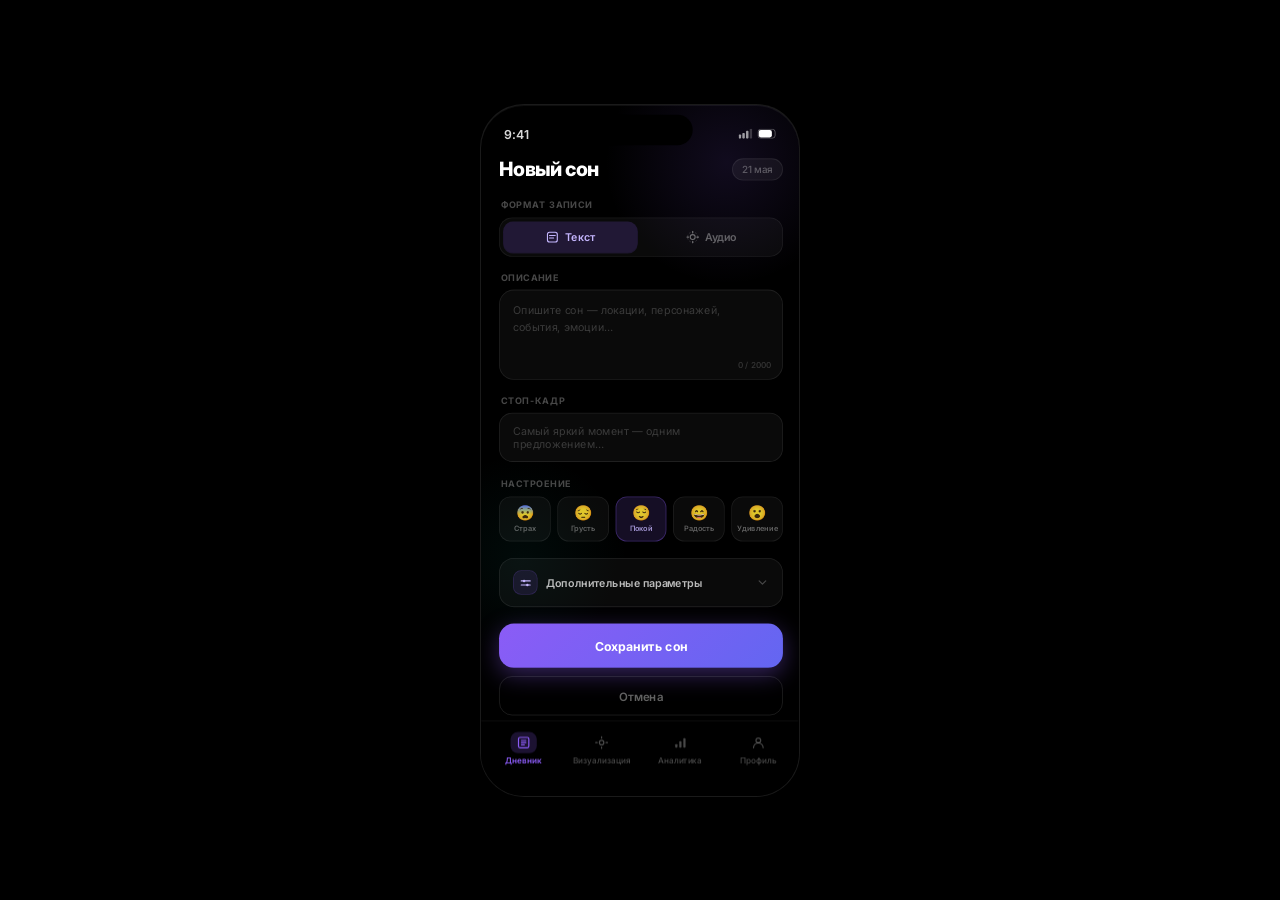
<file: 5_add.html>
<!DOCTYPE html>
<html lang="ru">
<head>
<meta charset="UTF-8">
<meta name="viewport" content="width=device-width, initial-scale=1.0">
<title>Сновидец — Добавление сна</title>
<link href="https://fonts.googleapis.com/css2?family=Inter:wght@300;400;500;600;700;800&display=swap" rel="stylesheet">
<style>
*, *::before, *::after { box-sizing: border-box; -webkit-tap-highlight-color: transparent; margin: 0; padding: 0; }

:root {
  --bg:     #000000;
  --purple: #8B5CF6;
  --teal:   #14B8A6;
  --glass:  rgba(255,255,255,0.05);
  --border: rgba(255,255,255,0.08);
  --text:   rgba(255,255,255,0.88);
  --muted:  rgba(255,255,255,0.35);
}

body {
  font-family: 'Inter', sans-serif;
  background: var(--bg);
  color: var(--text);
  min-height: 100vh;
  display: flex;
  justify-content: center;
  align-items: center;
}

/* ── Phone shell ── */
.phone {
  width: 320px; height: 693px;
  background: #000; border-radius: 44px; overflow: hidden;
  border: 1.5px solid rgba(255,255,255,0.10);
  box-shadow: 0 0 0 1px rgba(0,0,0,0.8), 0 32px 80px rgba(0,0,0,0.8),
              inset 0 1px 0 rgba(255,255,255,0.06);
  position: relative; isolation: isolate;
}
.phone-inner {
  width: 390px; height: 844px;
  transform: scale(calc(320/390));
  transform-origin: top left;
  position: relative;
}

/* ── Atmosphere ── */
.nebula { position: absolute; inset: 0; z-index: 0; pointer-events: none; }
.nebula::before {
  content: ''; position: absolute; top: -80px; right: -60px;
  width: 300px; height: 300px;
  background: radial-gradient(ellipse, rgba(139,92,246,0.12) 0%, transparent 70%);
  border-radius: 50%;
}
.nebula::after {
  content: ''; position: absolute; bottom: 160px; left: -80px;
  width: 260px; height: 260px;
  background: radial-gradient(ellipse, rgba(20,184,166,0.06) 0%, transparent 70%);
  border-radius: 50%;
}

/* ── Dynamic Island & Status Bar ── */
.dynamic-island {
  position: absolute; top: 12px; left: 50%; transform: translateX(-50%);
  width: 126px; height: 37px; background: #000; border-radius: 20px; z-index: 20;
}
.status-bar {
  position: relative; z-index: 10; height: 54px; padding: 16px 28px 0;
  display: flex; align-items: center; justify-content: space-between; flex-shrink: 0;
}
.status-bar .time { font-size: 15px; font-weight: 600; color: rgba(255,255,255,0.85); letter-spacing: -0.3px; }
.status-icons { display: flex; align-items: center; gap: 6px; }

/* ── Layout ── */
.phone-layout { display: flex; flex-direction: column; height: 844px; position: relative; }
.scroll-area {
  flex: 1; overflow-y: auto; min-height: 0;
  padding: 4px 22px 116px;
  scrollbar-width: none; -ms-overflow-style: none;
}
.scroll-area::-webkit-scrollbar { display: none; }

/* ── Bottom Nav ── */
.bottom-nav {
  position: absolute; bottom: 0; left: 0; right: 0; z-index: 20;
  padding: 0 4px 34px;
  background: rgba(0,0,0,0.88); backdrop-filter: blur(24px);
  border-top: 1px solid rgba(255,255,255,0.07);
}
.nav-inner { display: flex; justify-content: space-around; align-items: center; padding-top: 8px; }
.nav-item-s {
  display: flex; flex-direction: column; align-items: center; gap: 3px;
  padding: 5px 8px; border-radius: 14px; flex: 1;
}
.nav-icon-wrap-s {
  width: 32px; height: 26px; border-radius: 9px;
  display: flex; align-items: center; justify-content: center;
}
.nav-label-s { font-size: 10px; font-weight: 500; color: rgba(255,255,255,0.28); white-space: nowrap; }
.nav-active .nav-icon-wrap-s { background: rgba(139,92,246,0.2); }
.nav-active .nav-label-s { color: #8B5CF6; font-weight: 600; }

/* ════════════════════════════════
   SCREEN — ADD DREAM
════════════════════════════════ */

/* Page header */
.page-header {
  display: flex; align-items: center; justify-content: space-between;
  padding-top: 6px; margin-bottom: 22px;
}
.page-title {
  font-size: 24px; font-weight: 800; color: #fff; letter-spacing: -0.8px;
}
.page-date {
  font-size: 12px; font-weight: 500; color: rgba(255,255,255,0.3);
  padding: 5px 11px; border-radius: 99px;
  background: rgba(255,255,255,0.05); border: 1px solid rgba(255,255,255,0.08);
}

/* ── Field label ── */
.field-label {
  font-size: 11px; font-weight: 700; letter-spacing: 1.1px; text-transform: uppercase;
  color: rgba(255,255,255,0.28); margin-bottom: 8px; padding-left: 2px;
}

/* ── Format selector (text / audio) ── */
.format-tabs {
  display: flex; gap: 8px; margin-bottom: 18px;
  background: rgba(255,255,255,0.04); border-radius: 16px; padding: 4px;
  border: 1px solid rgba(255,255,255,0.07);
}
.format-tab {
  flex: 1; display: flex; align-items: center; justify-content: center; gap: 7px;
  padding: 11px 8px; border-radius: 12px;
  font-size: 13px; font-weight: 600; color: rgba(255,255,255,0.35);
  cursor: pointer; transition: all 0.18s ease;
}
.format-tab.active {
  background: rgba(139,92,246,0.18);
  color: #C4B5FD;
  box-shadow: 0 1px 0 rgba(139,92,246,0.15);
}

/* ── Textarea ── */
.dream-textarea {
  width: 100%; min-height: 110px;
  background: rgba(255,255,255,0.04); border: 1px solid rgba(255,255,255,0.09);
  border-radius: 18px; padding: 14px 16px;
  margin-bottom: 18px; position: relative;
}
.dream-textarea .ph {
  font-size: 13px; color: rgba(255,255,255,0.2); line-height: 1.55;
}
.dream-textarea .counter {
  position: absolute; bottom: 12px; right: 14px;
  font-size: 10px; color: rgba(255,255,255,0.18); font-weight: 500;
}

/* ── Snapshot field ── */
.snapshot-field {
  background: rgba(255,255,255,0.04); border: 1px solid rgba(255,255,255,0.09);
  border-radius: 16px; padding: 13px 16px; margin-bottom: 20px;
}
.snapshot-field .ph { font-size: 13px; color: rgba(255,255,255,0.2); }

/* ── Mood row ── */
.mood-row {
  display: flex; gap: 8px; margin-bottom: 20px;
}
.mood-btn {
  flex: 1; display: flex; flex-direction: column; align-items: center; gap: 4px;
  padding: 10px 4px; border-radius: 14px;
  background: rgba(255,255,255,0.04); border: 1px solid rgba(255,255,255,0.08);
  cursor: pointer; transition: all 0.15s ease;
}
.mood-btn.active {
  background: rgba(139,92,246,0.15); border-color: rgba(139,92,246,0.35);
}
.mood-emoji { font-size: 18px; line-height: 1; }
.mood-label { font-size: 9px; font-weight: 600; color: rgba(255,255,255,0.35); }
.mood-btn.active .mood-label { color: rgba(196,181,253,0.8); }

/* ── Accordion ── */
.accordion {
  background: rgba(255,255,255,0.04); border: 1px solid rgba(255,255,255,0.09);
  border-radius: 18px; overflow: hidden; margin-bottom: 20px;
}
.accordion-header {
  display: flex; align-items: center; justify-content: space-between;
  padding: 14px 16px; cursor: pointer;
}
.accordion-header-left { display: flex; align-items: center; gap: 10px; }
.accordion-icon {
  width: 30px; height: 30px; border-radius: 10px;
  background: rgba(139,92,246,0.12); border: 1px solid rgba(139,92,246,0.18);
  display: flex; align-items: center; justify-content: center; flex-shrink: 0;
}
.accordion-title { font-size: 13px; font-weight: 600; color: rgba(255,255,255,0.72); }
.accordion-chevron {
  transition: transform 0.22s ease;
  color: rgba(255,255,255,0.25);
  flex-shrink: 0;
}
.accordion-chevron.open { transform: rotate(180deg); }

.accordion-body {
  display: none; padding: 0 16px 16px;
  border-top: 1px solid rgba(255,255,255,0.06);
}
.accordion-body.open { display: block; }

/* ── Param block inside accordion ── */
.param-block { padding-top: 14px; }
.param-block + .param-block { border-top: 1px solid rgba(255,255,255,0.05); padding-top: 14px; margin-top: 2px; }

.param-title {
  font-size: 10px; font-weight: 700; letter-spacing: 0.9px; text-transform: uppercase;
  color: rgba(255,255,255,0.22); margin-bottom: 9px;
}

/* Chips */
.chip-row { display: flex; flex-wrap: wrap; gap: 6px; }
.chip {
  padding: 5px 10px; border-radius: 99px; cursor: pointer;
  font-size: 11px; font-weight: 600;
  background: rgba(255,255,255,0.05); border: 1px solid rgba(255,255,255,0.1);
  color: rgba(255,255,255,0.45); transition: all 0.14s ease;
}
.chip.active {
  background: rgba(139,92,246,0.22); border-color: rgba(139,92,246,0.55);
  color: #C4B5FD;
}

/* Tags */
.tags-wrap { display: flex; flex-wrap: wrap; gap: 5px; margin-top: 8px; }
.tag-chip {
  padding: 4px 9px; border-radius: 8px; cursor: pointer;
  font-size: 10px; font-weight: 600;
  background: rgba(255,255,255,0.05); border: 1px solid rgba(255,255,255,0.09);
  color: rgba(255,255,255,0.38); transition: all 0.14s ease;
}
.tag-chip:hover, .tag-chip.sel {
  background: rgba(139,92,246,0.15); border-color: rgba(139,92,246,0.3);
  color: rgba(196,181,253,0.85);
}

/* Custom tag input */
.tag-input-wrap {
  display: inline-flex; align-items: center;
  padding: 4px 9px; border-radius: 8px;
  background: rgba(139,92,246,0.07);
  border: 1px dashed rgba(139,92,246,0.3);
  gap: 4px; cursor: text;
}
.tag-input {
  background: none; border: none; outline: none;
  font-size: 10px; font-weight: 600; color: rgba(196,181,253,0.8);
  font-family: 'Inter', sans-serif;
  width: 70px; min-width: 20px;
  caret-color: #8B5CF6;
}
.tag-input::placeholder { color: rgba(139,92,246,0.45); }
.tag-input-plus {
  font-size: 11px; color: rgba(139,92,246,0.5); line-height: 1; flex-shrink: 0;
}
.tag-chip.custom {
  display: inline-flex; align-items: center; gap: 4px;
}
.tag-remove {
  font-size: 11px; line-height: 1;
  color: rgba(196,181,253,0.4);
  cursor: pointer; flex-shrink: 0;
  transition: color 0.12s ease;
}
.tag-remove:hover { color: rgba(196,181,253,0.9); }

/* Toggle row inside accordion */
.toggle-row {
  display: flex; align-items: center; justify-content: space-between;
  padding: 10px 0;
}
.toggle-row + .toggle-row { border-top: 1px solid rgba(255,255,255,0.05); }
.toggle-text { font-size: 12px; font-weight: 500; color: rgba(255,255,255,0.6); }
.sw {
  width: 38px; height: 22px; border-radius: 11px;
  position: relative; flex-shrink: 0; cursor: pointer;
}
.sw.on  { background: linear-gradient(90deg, #8B5CF6, #6366F1); }
.sw.off { background: rgba(255,255,255,0.1); }
.sw-knob {
  position: absolute; top: 3px;
  width: 16px; height: 16px; border-radius: 50%; background: #fff;
  box-shadow: 0 1px 4px rgba(0,0,0,0.3);
}
.sw.on  .sw-knob { left: calc(100% - 19px); }
.sw.off .sw-knob { left: 3px; }

/* Slider */
.slider-wrap { padding-top: 4px; }
.slider-track {
  height: 5px; border-radius: 99px; background: rgba(255,255,255,0.09);
  position: relative; margin-bottom: 8px;
}
.slider-fill {
  position: absolute; left: 0; top: 0; bottom: 0;
  width: 55%; border-radius: 99px;
  background: linear-gradient(90deg, #6366F1, #8B5CF6);
}
.slider-thumb {
  position: absolute; left: calc(55% - 8px); top: -5.5px;
  width: 16px; height: 16px; border-radius: 50%;
  background: #C4B5FD; border: 2px solid #fff;
  box-shadow: 0 2px 8px rgba(139,92,246,0.5);
}
.slider-ends {
  display: flex; justify-content: space-between;
  font-size: 10px; color: rgba(255,255,255,0.22); font-weight: 500;
}
.slider-ends .val { color: rgba(196,181,253,0.75); font-weight: 700; }

/* ── Action buttons ── */
.actions { display: flex; flex-direction: column; gap: 10px; }
.btn-save {
  height: 54px; border-radius: 18px;
  background: linear-gradient(135deg, #8B5CF6, #6366F1);
  display: flex; align-items: center; justify-content: center;
  font-size: 15px; font-weight: 700; color: #fff;
  box-shadow: 0 8px 28px rgba(139,92,246,0.38);
  cursor: pointer;
}
.btn-cancel {
  height: 48px; border-radius: 16px;
  border: 1.5px solid rgba(255,255,255,0.12);
  display: flex; align-items: center; justify-content: center;
  font-size: 14px; font-weight: 600; color: rgba(255,255,255,0.38);
  cursor: pointer;
}

/* Mobile fullscreen override */
@media (max-width: 500px) {
  body { align-items: flex-start; }
  .phone {
    width: 100vw !important;
    height: 100vh !important;
    border-radius: 0 !important;
    border: none !important;
    box-shadow: none !important;
  }
  .phone-inner {
    width: 100vw !important;
    height: 100vh !important;
    transform: none !important;
  }
  .phone-layout {
    height: 100vh !important;
  }
  .dynamic-island { display: none; }
}


/* Kill tap highlight everywhere */
a, button, div, span, input, textarea, svg,
[class*="btn"], [class*="nav"], [class*="card"],
[class*="chip"], [class*="tag"], [class*="mood"],
[class*="toggle"], [class*="sw"], [class*="tab"],
[class*="accordion"], [class*="add"], [class*="fab"] {
  -webkit-tap-highlight-color: transparent !important;
  -webkit-touch-callout: none;
}

</style>
</head>
<body>

<div class="phone">
  <div class="phone-inner">
    <div class="nebula"></div>
    <div class="dynamic-island"></div>
    <div class="phone-layout">

      <!-- Status Bar -->
      <div class="status-bar">
        <span class="time">9:41</span>
        <div class="status-icons">
          <svg width="17" height="12" viewBox="0 0 17 12" fill="none">
            <rect x="0"    y="7"   width="3" height="5"   rx="1" fill="white" opacity="0.6"/>
            <rect x="4.5"  y="5"   width="3" height="7"   rx="1" fill="white" opacity="0.6"/>
            <rect x="9"    y="2.5" width="3" height="9.5" rx="1" fill="white" opacity="0.6"/>
            <rect x="13.5" y="0"   width="3" height="12"  rx="1" fill="white" opacity="0.2"/>
          </svg>
          <svg width="25" height="12" viewBox="0 0 25 12" fill="none">
            <rect x="0.5" y="0.5" width="21" height="11" rx="3.5" stroke="white" stroke-opacity="0.35"/>
            <rect x="1.5" y="1.5" width="16" height="9"  rx="2.5" fill="white"/>
          </svg>
        </div>
      </div>

      <div class="scroll-area">

        <!-- Header -->
        <div class="page-header">
          <div class="page-title">Новый сон</div>
          <div class="page-date">21 мая</div>
        </div>

        <!-- Format selector -->
        <div class="field-label">Формат записи</div>
        <div class="format-tabs">
          <div class="format-tab active">
            <svg width="16" height="16" viewBox="0 0 16 16" fill="none">
              <rect x="2" y="2" width="12" height="12" rx="2.5" stroke="#C4B5FD" stroke-width="1.35"/>
              <path d="M4.5 6h7M4.5 9h5" stroke="#C4B5FD" stroke-width="1.3" stroke-linecap="round"/>
            </svg>
            Текст
          </div>
          <div class="format-tab">
            <svg width="16" height="16" viewBox="0 0 16 16" fill="none">
              <circle cx="8" cy="8" r="3" stroke="rgba(255,255,255,0.4)" stroke-width="1.35"/>
              <path d="M8 1v2M8 13v2M1 8h2M13 8h2" stroke="rgba(255,255,255,0.4)" stroke-width="1.3" stroke-linecap="round"/>
              <circle cx="8" cy="8" r="6.25" stroke="rgba(255,255,255,0.15)" stroke-width="1.2" stroke-dasharray="2 2"/>
            </svg>
            Аудио
          </div>
        </div>

        <!-- Dream text -->
        <div class="field-label">Описание</div>
        <div class="dream-textarea">
          <div class="ph">Опишите сон — локации, персонажей, события, эмоции…</div>
          <div class="counter">0 / 2000</div>
        </div>

        <!-- Snapshot -->
        <div class="field-label">Стоп-кадр</div>
        <div class="snapshot-field">
          <div class="ph">Самый яркий момент — одним предложением…</div>
        </div>

        <!-- Mood -->
        <div class="field-label">Настроение</div>
        <div class="mood-row">
          <div class="mood-btn">
            <span class="mood-emoji">😨</span>
            <span class="mood-label">Страх</span>
          </div>
          <div class="mood-btn">
            <span class="mood-emoji">😔</span>
            <span class="mood-label">Грусть</span>
          </div>
          <div class="mood-btn active">
            <span class="mood-emoji">😌</span>
            <span class="mood-label">Покой</span>
          </div>
          <div class="mood-btn">
            <span class="mood-emoji">😄</span>
            <span class="mood-label">Радость</span>
          </div>
          <div class="mood-btn">
            <span class="mood-emoji">😮</span>
            <span class="mood-label">Удивление</span>
          </div>
        </div>

        <!-- Accordion: extra params -->
        <div class="accordion" id="acc">
          <div class="accordion-header" id="accHeader">
            <div class="accordion-header-left">
              <div class="accordion-icon">
                <svg width="15" height="15" viewBox="0 0 15 15" fill="none">
                  <path d="M2 5h11M2 10h11" stroke="#C4B5FD" stroke-width="1.3" stroke-linecap="round"/>
                  <circle cx="5.5" cy="5" r="1.5" fill="#C4B5FD"/>
                  <circle cx="9.5" cy="10" r="1.5" fill="#C4B5FD"/>
                </svg>
              </div>
              <span class="accordion-title">Дополнительные параметры</span>
            </div>
            <svg class="accordion-chevron" id="accChevron" width="16" height="16" viewBox="0 0 16 16" fill="none">
              <path d="M4 6l4 4 4-4" stroke="currentColor" stroke-width="1.4" stroke-linecap="round" stroke-linejoin="round"/>
            </svg>
          </div>

          <div class="accordion-body" id="accBody">

            <!-- Длительность -->
            <div class="param-block">
              <div class="param-title">Длительность</div>
              <div class="chip-row">
                <div class="chip">Мгновение</div>
                <div class="chip">Короткий</div>
                <div class="chip active">Обычный</div>
                <div class="chip">Долгий</div>
              </div>
            </div>

            <!-- Время суток -->
            <div class="param-block">
              <div class="param-title">Время суток</div>
              <div class="chip-row">
                <div class="chip">День</div>
                <div class="chip active">Ночь</div>
                <div class="chip">Неопределённое</div>
              </div>
            </div>

            <!-- Реализм -->
            <div class="param-block">
              <div class="param-title">Реализм</div>
              <div class="chip-row">
                <div class="chip">Реальный</div>
                <div class="chip active">Странный</div>
                <div class="chip">Сюрреализм</div>
              </div>
            </div>

            <!-- Теги -->
            <div class="param-block">
              <div class="param-title">Теги</div>
              <div class="tags-wrap">
                <div class="tag-chip sel">#полёт</div>
                <div class="tag-chip">#лес</div>
                <div class="tag-chip">#город</div>
                <div class="tag-chip">#вода</div>
                <div class="tag-chip">#страх</div>
                <div class="tag-chip">#незнакомец</div>
                <div class="tag-chip">#зеркало</div>
                <div class="tag-chip">#музыка</div>
                <div class="tag-chip">#падение</div>
                <div class="tag-chip">#тень</div>
                <div class="tag-input-wrap" id="tagInputWrap">
                  <span class="tag-input-plus">+</span>
                  <input class="tag-input" id="tagInput" placeholder="свой тег" maxlength="24"/>
                </div>
              </div>
            </div>

            <!-- Тогглы -->
            <div class="param-block">
              <div class="param-title">Особенности</div>
              <div class="toggle-row">
                <span class="toggle-text">Осознанный сон</span>
                <div class="sw on"><div class="sw-knob"></div></div>
              </div>
              <div class="toggle-row">
                <span class="toggle-text">Нарушения физики</span>
                <div class="sw off"><div class="sw-knob"></div></div>
              </div>
              <div class="toggle-row">
                <span class="toggle-text">Слышал звуки / музыку</span>
                <div class="sw off"><div class="sw-knob"></div></div>
              </div>
            </div>

            <!-- Слайдер -->
            <div class="param-block">
              <div class="param-title">Эмоциональная яркость</div>
              <div class="slider-wrap">
                <div class="slider-track">
                  <div class="slider-fill"></div>
                  <div class="slider-thumb"></div>
                </div>
                <div class="slider-ends">
                  <span>Слабая</span>
                  <span class="val">6 / 10</span>
                  <span>Сильная</span>
                </div>
              </div>
            </div>

          </div><!-- /accordion-body -->
        </div><!-- /accordion -->

        <!-- Actions -->
        <div class="actions">
          <div class="btn-save">Сохранить сон</div>
          <div class="btn-cancel">Отмена</div>
        </div>

      </div><!-- /scroll-area -->

      <!-- Bottom Navigation -->
      <div class="bottom-nav">
        <div class="nav-inner">
          <div class="nav-item-s nav-active">
            <div class="nav-icon-wrap-s">
              <svg width="18" height="18" viewBox="0 0 20 20" fill="none">
                <path d="M5 3h10a2 2 0 012 2v10a2 2 0 01-2 2H5a2 2 0 01-2-2V5a2 2 0 012-2z" stroke="#8B5CF6" stroke-width="1.6"/>
                <path d="M7 7h6M7 10h6M7 13h4" stroke="#8B5CF6" stroke-width="1.5" stroke-linecap="round"/>
              </svg>
            </div>
            <span class="nav-label-s" style="color:#8B5CF6;font-weight:600;">Дневник</span>
          </div>
          <div class="nav-item-s">
            <div class="nav-icon-wrap-s">
              <svg width="18" height="18" viewBox="0 0 20 20" fill="none">
                <circle cx="10" cy="10" r="3" stroke="rgba(255,255,255,0.3)" stroke-width="1.6"/>
                <path d="M10 2v2M10 16v2M2 10h2M16 10h2" stroke="rgba(255,255,255,0.3)" stroke-width="1.5" stroke-linecap="round"/>
              </svg>
            </div>
            <span class="nav-label-s">Визуализация</span>
          </div>
          <div class="nav-item-s">
            <div class="nav-icon-wrap-s">
              <svg width="18" height="18" viewBox="0 0 20 20" fill="none">
                <rect x="3"   y="12" width="3" height="5"  rx="1" fill="rgba(255,255,255,0.28)"/>
                <rect x="8.5" y="8"  width="3" height="9"  rx="1" fill="rgba(255,255,255,0.28)"/>
                <rect x="14"  y="4"  width="3" height="13" rx="1" fill="rgba(255,255,255,0.28)"/>
              </svg>
            </div>
            <span class="nav-label-s">Аналитика</span>
          </div>
          <div class="nav-item-s">
            <div class="nav-icon-wrap-s">
              <svg width="18" height="18" viewBox="0 0 20 20" fill="none">
                <circle cx="10" cy="7" r="3.25" stroke="rgba(255,255,255,0.28)" stroke-width="1.6"/>
                <path d="M3.5 17c0-3.59 2.91-6.5 6.5-6.5s6.5 2.91 6.5 6.5" stroke="rgba(255,255,255,0.28)" stroke-width="1.6" stroke-linecap="round"/>
              </svg>
            </div>
            <span class="nav-label-s">Профиль</span>
          </div>
        </div>
      </div>

    </div>
  </div>
</div>

<script>
(function() {
  // Accordion
  const header  = document.getElementById('accHeader');
  const body    = document.getElementById('accBody');
  const chevron = document.getElementById('accChevron');
  header.addEventListener('click', function() {
    body.classList.toggle('open');
    chevron.classList.toggle('open');
  });

  // Custom tags
  const input   = document.getElementById('tagInput');
  const wrap    = document.querySelector('.tags-wrap');
  const inputWrap = document.getElementById('tagInputWrap');

  function addTag(raw) {
    let val = raw.trim().replace(/\s+/g, '_');
    if (!val) return;
    if (!val.startsWith('#')) val = '#' + val;

    // Prevent duplicates
    const existing = wrap.querySelectorAll('.tag-chip');
    for (const t of existing) {
      if (t.textContent.trim() === val) return;
    }

    const chip = document.createElement('div');
    chip.className = 'tag-chip custom sel';

    const label = document.createElement('span');
    label.textContent = val;
    chip.appendChild(label);

    const x = document.createElement('span');
    x.className = 'tag-remove';
    x.textContent = '×';
    x.addEventListener('click', function(e) {
      e.stopPropagation();
      chip.remove();
    });
    chip.appendChild(x);

    // Click to toggle sel
    chip.addEventListener('click', function() {
      chip.classList.toggle('sel');
    });

    // Insert before the input wrapper
    wrap.insertBefore(chip, inputWrap);
    input.value = '';
  }

  input.addEventListener('keydown', function(e) {
    if (e.key === 'Enter' || e.key === ' ' || e.key === ',') {
      e.preventDefault();
      addTag(input.value);
    }
    if (e.key === 'Backspace' && input.value === '') {
      // Remove last custom tag
      const customs = wrap.querySelectorAll('.tag-chip.custom');
      if (customs.length) customs[customs.length - 1].remove();
    }
  });

  // Click on wrapper focuses input
  inputWrap.addEventListener('click', function() { input.focus(); });

  // Existing tag chips toggle
  wrap.querySelectorAll('.tag-chip:not(.custom)').forEach(function(chip) {
    chip.addEventListener('click', function() {
      chip.classList.toggle('sel');
    });
  });
})();
</script>


<script>
(function(){
  /* ── Mood buttons: single select ── */
  document.querySelectorAll('.mood-btn').forEach(function(btn){
    btn.addEventListener('click', function(){
      document.querySelectorAll('.mood-btn').forEach(function(b){ b.classList.remove('active'); });
      btn.classList.add('active');
    });
  });

  /* ── Chip rows: single select within each .chip-row ── */
  document.querySelectorAll('.chip-row').forEach(function(row){
    row.querySelectorAll('.chip').forEach(function(chip){
      chip.addEventListener('click', function(){
        row.querySelectorAll('.chip').forEach(function(c){ c.classList.remove('active'); });
        chip.classList.add('active');
      });
    });
  });

  /* ── Toggles: on/off ── */
  document.querySelectorAll('.sw').forEach(function(sw){
    sw.addEventListener('click', function(){
      sw.classList.toggle('on');
      sw.classList.toggle('off');
    });
  });

  /* ── Slider: drag + tap ── */
  var track = document.querySelector('.slider-track');
  var fill  = document.querySelector('.slider-fill');
  var thumb = document.querySelector('.slider-thumb');
  var valEl = document.querySelector('.slider-ends .val');

  function setSlider(pct) {
    pct = Math.max(0, Math.min(100, pct));
    fill.style.width = pct + '%';
    thumb.style.left = 'calc(' + pct + '% - 8px)';
    var val = Math.round(pct / 10);
    if (val < 1) val = 1;
    if (val > 10) val = 10;
    if (valEl) valEl.textContent = val + ' / 10';
  }

  function pctFromEvent(e) {
    var rect = track.getBoundingClientRect();
    var clientX = e.touches ? e.touches[0].clientX : e.clientX;
    return ((clientX - rect.left) / rect.width) * 100;
  }

  if (track) {
    track.addEventListener('click', function(e){ setSlider(pctFromEvent(e)); });

    var dragging = false;
    thumb.addEventListener('mousedown', function(){ dragging = true; });
    thumb.addEventListener('touchstart', function(){ dragging = true; }, {passive: true});
    document.addEventListener('mousemove', function(e){ if(dragging) setSlider(pctFromEvent(e)); });
    document.addEventListener('touchmove', function(e){ if(dragging) setSlider(pctFromEvent(e)); }, {passive: true});
    document.addEventListener('mouseup', function(){ dragging = false; });
    document.addEventListener('touchend', function(){ dragging = false; });
  }

  /* ── Format tabs ── */
  document.querySelectorAll('.format-tab').forEach(function(tab){
    tab.addEventListener('click', function(){
      document.querySelectorAll('.format-tab').forEach(function(t){ t.classList.remove('active'); });
      tab.classList.add('active');
    });
  });
})();
</script>

<script>
(function(){
  var map = {
    'Дневник':      '3_diary',
    'Визуализация': '6_viz',
    'Аналитика':    '7_analytics',
    'Профиль':      '8_profile'
  };
  // Bottom nav clicks
  document.querySelectorAll('.nav-item-s').forEach(function(item){
    item.style.cursor = 'pointer';
    var label = item.querySelector('.nav-label-s');
    if(label){
      var txt = label.textContent.trim();
      if(map[txt]){
        item.addEventListener('click', function(){ parent.goTo(map[txt]); });
      }
    }
  });
  
  // Save & Cancel buttons → diary
  document.querySelectorAll('button, .btn-save, .btn-cancel, [class*="save"], [class*="cancel"], [class*="primary-btn"], [class*="secondary"]').forEach(function(btn){
    var txt = btn.textContent.trim().toLowerCase();
    if(txt.includes('сохранить') || txt.includes('отмена') || txt.includes('назад')){
      btn.style.cursor = 'pointer';
      btn.addEventListener('click', function(){ parent.goTo('3_diary'); });
    }
  });
  // Back arrow if any
  var backBtn = document.querySelector('.back-btn') || document.querySelector('[class*="back"]');
  if(backBtn){
    backBtn.style.cursor = 'pointer';
    backBtn.addEventListener('click', function(){ parent.goTo('3_diary'); });
  }

})();
</script>

</body>
</html>
</file>
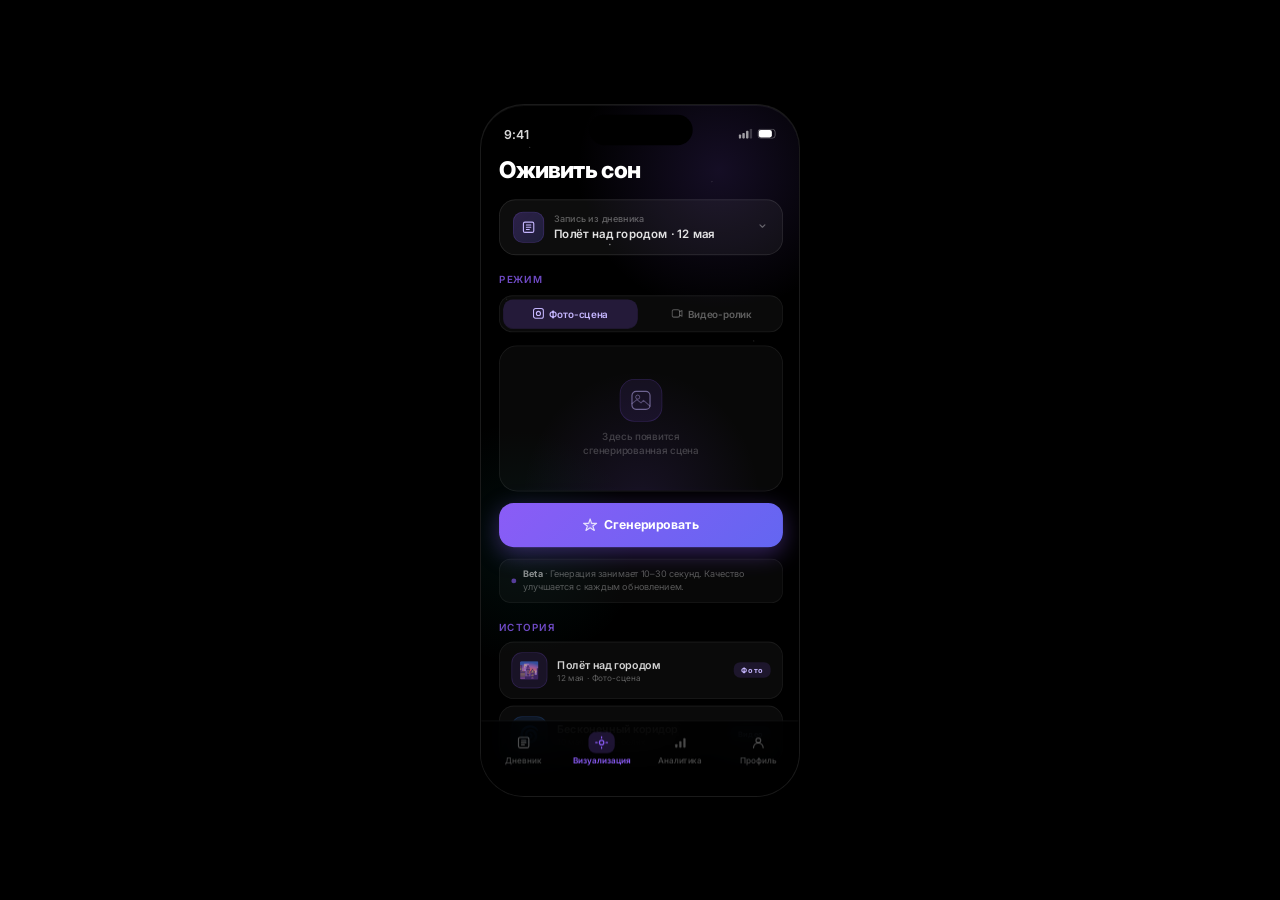
<file: 6_viz.html>
<!DOCTYPE html>
<html lang="ru">
<head>
<meta charset="UTF-8">
<meta name="viewport" content="width=device-width, initial-scale=1.0">
<title>Сновидец — Визуализация снов</title>
<link href="https://fonts.googleapis.com/css2?family=Inter:wght@300;400;500;600;700;800&display=swap" rel="stylesheet">
<style>
*, *::before, *::after { box-sizing: border-box; -webkit-tap-highlight-color: transparent; margin: 0; padding: 0; }

:root {
  --bg:     #000000;
  --purple: #8B5CF6;
  --teal:   #14B8A6;
  --amber:  #F59E0B;
  --text:   rgba(255,255,255,0.88);
  --muted:  rgba(255,255,255,0.35);
  --dim:    rgba(255,255,255,0.10);
}

body {
  font-family: 'Inter', sans-serif;
  background: var(--bg);
  color: var(--text);
  min-height: 100vh;
  display: flex;
  justify-content: center;
  align-items: center;
}

/* ── Phone shell ── */
.phone {
  width: 320px; height: 693px;
  background: #000;
  border-radius: 44px; overflow: hidden;
  border: 1.5px solid rgba(255,255,255,0.10);
  box-shadow: 0 0 0 1px rgba(0,0,0,0.8), 0 32px 80px rgba(0,0,0,0.8),
              inset 0 1px 0 rgba(255,255,255,0.06);
  position: relative; isolation: isolate;
}
.phone-inner {
  width: 390px; height: 844px;
  transform: scale(calc(320/390));
  transform-origin: top left;
  position: relative;
}

/* ── Background atmosphere ── */
.nebula { position: absolute; inset: 0; z-index: 0; pointer-events: none; }
.nebula::before {
  content: ''; position: absolute; top: -100px; right: -80px;
  width: 360px; height: 360px;
  background: radial-gradient(ellipse, rgba(139,92,246,0.15) 0%, transparent 68%);
  border-radius: 50%;
}
.nebula::after {
  content: ''; position: absolute; bottom: 160px; left: -100px;
  width: 300px; height: 300px;
  background: radial-gradient(ellipse, rgba(20,184,166,0.07) 0%, transparent 70%);
  border-radius: 50%;
}
.stars { position: absolute; inset: 0; z-index: 0; pointer-events: none; overflow: hidden; }
.star  { position: absolute; background: white; border-radius: 50%; }

/* ── Dynamic Island & Status Bar ── */
.dynamic-island {
  position: absolute; top: 12px; left: 50%; transform: translateX(-50%);
  width: 126px; height: 37px; background: #000; border-radius: 20px; z-index: 20;
}
.status-bar {
  position: relative; z-index: 10; height: 54px; padding: 16px 28px 0;
  display: flex; align-items: center; justify-content: space-between; flex-shrink: 0;
}
.status-bar .time { font-size: 15px; font-weight: 600; color: rgba(255,255,255,0.85); letter-spacing: -0.3px; }
.status-icons { display: flex; align-items: center; gap: 6px; }

/* ── Layout ── */
.phone-layout { display: flex; flex-direction: column; height: 844px; position: relative; }
.scroll-area {
  flex: 1; overflow-y: auto; position: relative;
  padding: 4px 22px 112px;
  min-height: 0;
  scrollbar-width: none; -ms-overflow-style: none;
}
.scroll-area::-webkit-scrollbar { display: none; }

/* ── Bottom Nav ── */
.bottom-nav {
  position: absolute; bottom: 0; left: 0; right: 0; z-index: 20;
  padding: 0 4px 34px;
  background: rgba(0,0,0,0.88); backdrop-filter: blur(24px);
  border-top: 1px solid rgba(255,255,255,0.07);
}
.nav-inner { display: flex; justify-content: space-around; align-items: center; padding-top: 8px; }
.nav-item-s {
  display: flex; flex-direction: column; align-items: center; gap: 3px;
  padding: 5px 8px; border-radius: 14px; flex: 1;
}
.nav-icon-wrap-s {
  width: 32px; height: 26px; border-radius: 9px;
  display: flex; align-items: center; justify-content: center;
}
.nav-label-s { font-size: 10px; font-weight: 500; color: rgba(255,255,255,0.28); white-space: nowrap; }
.nav-active .nav-icon-wrap-s { background: rgba(139,92,246,0.2); }
.nav-active .nav-label-s { color: #8B5CF6; font-weight: 600; }

/* ════════════════════════════════
   SCREEN — VISUALIZATION
════════════════════════════════ */

/* Page header — без иконки справа */
.vis-header {
  padding-top: 6px;
  margin-bottom: 20px;
}
.vis-title {
  font-size: 28px;
  font-weight: 800;
  color: #fff;
  letter-spacing: -0.8px;
  line-height: 1.1;
}

/* Dream selector */
.vis-selector {
  display: flex; align-items: center; gap: 12px;
  padding: 14px 16px; border-radius: 20px; margin-bottom: 22px;
  background: rgba(255,255,255,0.05); border: 1px solid rgba(255,255,255,0.1);
  cursor: pointer; transition: background 0.15s ease;
}
.vis-selector:hover { background: rgba(255,255,255,0.07); }
.vis-selector-icon {
  width: 38px; height: 38px; border-radius: 12px; flex-shrink: 0;
  background: linear-gradient(135deg, rgba(139,92,246,0.25), rgba(99,102,241,0.2));
  border: 1px solid rgba(139,92,246,0.2);
  display: flex; align-items: center; justify-content: center;
}
.vis-selector-text { flex: 1; min-width: 0; }
.vis-selector-label { font-size: 11px; font-weight: 500; color: var(--muted); margin-bottom: 2px; }
.vis-selector-value { font-size: 14px; font-weight: 600; color: rgba(255,255,255,0.88); white-space: nowrap; overflow: hidden; text-overflow: ellipsis; }
.vis-selector-arrow { flex-shrink: 0; opacity: 0.35; }

/* Mode section label — фиолетовый */
.vis-section-label {
  font-size: 12px;
  font-weight: 600;
  letter-spacing: 1.2px;
  text-transform: uppercase;
  color: rgba(139,92,246,0.8);
  margin-bottom: 12px;
}

/* Mode toggle tabs */
.vis-tabs {
  display: flex; gap: 8px; margin-bottom: 16px;
  background: rgba(255,255,255,0.04); border-radius: 16px; padding: 4px;
  border: 1px solid rgba(255,255,255,0.07);
}
.vis-tab {
  flex: 1; display: flex; align-items: center; justify-content: center; gap: 6px;
  padding: 10px 8px; border-radius: 12px;
  font-size: 12px; font-weight: 600; color: var(--muted);
  cursor: pointer; transition: all 0.18s ease;
}
.vis-tab.active {
  background: rgba(139,92,246,0.2);
  color: #C4B5FD;
  box-shadow: 0 1px 0 rgba(139,92,246,0.15);
}
.vis-tab svg { opacity: 0.7; }
.vis-tab.active svg { opacity: 1; }

/* Preview canvas */
.vis-canvas {
  height: 178px; border-radius: 22px; margin-bottom: 14px;
  background: rgba(255,255,255,0.03);
  border: 1px solid rgba(255,255,255,0.08);
  display: flex; flex-direction: column; align-items: center; justify-content: center; gap: 10px;
  position: relative; overflow: hidden;
}
.vis-canvas-glow {
  position: absolute; inset: 0;
  background: radial-gradient(ellipse at 50% 110%, rgba(139,92,246,0.12) 0%, transparent 60%);
}
.vis-canvas-icon {
  width: 52px; height: 52px; border-radius: 18px;
  background: rgba(139,92,246,0.1); border: 1px solid rgba(139,92,246,0.18);
  display: flex; align-items: center; justify-content: center;
  position: relative; z-index: 1;
}
.vis-canvas-hint {
  font-size: 12px; font-weight: 500; color: rgba(255,255,255,0.22);
  text-align: center; line-height: 1.4; position: relative; z-index: 1;
}

/* Generate button */
.vis-btn-generate {
  height: 54px; border-radius: 18px; margin-bottom: 14px;
  background: linear-gradient(135deg, #8B5CF6 0%, #6366F1 100%);
  display: flex; align-items: center; justify-content: center; gap: 8px;
  font-size: 15px; font-weight: 700; color: #fff;
  box-shadow: 0 8px 28px rgba(139,92,246,0.38);
  cursor: pointer; transition: opacity 0.15s ease;
}
.vis-btn-generate:hover { opacity: 0.9; }

/* Info note */
.vis-note {
  display: flex; align-items: center; gap: 8px;
  padding: 10px 14px; border-radius: 14px; margin-bottom: 22px;
  background: rgba(255,255,255,0.03); border: 1px solid rgba(255,255,255,0.06);
}
.vis-note-dot {
  width: 6px; height: 6px; border-radius: 50%;
  background: rgba(139,92,246,0.6); flex-shrink: 0;
}
.vis-note-text { font-size: 11px; color: rgba(255,255,255,0.32); line-height: 1.45; }
.vis-note-text strong { color: rgba(255,255,255,0.52); }

/* History label — фиолетовый */
.vis-history-label {
  font-size: 12px;
  font-weight: 600;
  letter-spacing: 1.2px;
  text-transform: uppercase;
  color: rgba(139,92,246,0.8);
  margin-bottom: 10px;
}

.vis-history-item {
  display: flex; align-items: center; gap: 12px;
  padding: 12px 14px; margin-bottom: 8px; border-radius: 18px;
  background: rgba(255,255,255,0.04); border: 1px solid rgba(255,255,255,0.07);
  cursor: pointer; transition: background 0.15s ease;
}
.vis-history-item:hover { background: rgba(255,255,255,0.07); }
.vis-hist-thumb {
  width: 44px; height: 44px; border-radius: 13px; flex-shrink: 0;
  display: flex; align-items: center; justify-content: center;
  font-size: 20px;
}
.vis-hist-thumb.photo-t { background: rgba(139,92,246,0.12); border: 1px solid rgba(139,92,246,0.18); }
.vis-hist-thumb.video-t { background: rgba(59,130,246,0.12); border: 1px solid rgba(59,130,246,0.16); }
.vis-hist-meta { flex: 1; min-width: 0; }
.vis-hist-title { font-size: 13px; font-weight: 600; color: rgba(255,255,255,0.82); }
.vis-hist-sub { font-size: 10px; color: var(--muted); margin-top: 2px; }
.vis-hist-badge {
  padding: 4px 9px; border-radius: 8px; font-size: 9px; font-weight: 700;
  letter-spacing: 0.4px; flex-shrink: 0;
}
.vis-hist-badge.photo-b { background: rgba(139,92,246,0.14); color: #C4B5FD; }
.vis-hist-badge.video-b { background: rgba(59,130,246,0.12); color: #93C5FD; }

/* Mobile fullscreen override */
@media (max-width: 500px) {
  body { align-items: flex-start; }
  .phone {
    width: 100vw !important;
    height: 100vh !important;
    border-radius: 0 !important;
    border: none !important;
    box-shadow: none !important;
  }
  .phone-inner {
    width: 100vw !important;
    height: 100vh !important;
    transform: none !important;
  }
  .phone-layout {
    height: 100vh !important;
  }
  .dynamic-island { display: none; }
}


/* Kill tap highlight everywhere */
a, button, div, span, input, textarea, svg,
[class*="btn"], [class*="nav"], [class*="card"],
[class*="chip"], [class*="tag"], [class*="mood"],
[class*="toggle"], [class*="sw"], [class*="tab"],
[class*="accordion"], [class*="add"], [class*="fab"] {
  -webkit-tap-highlight-color: transparent !important;
  -webkit-touch-callout: none;
}

</style>
</head>
<body>

<div class="phone">
  <div class="phone-inner">
    <div class="nebula"></div>
    <div class="stars">
      <div class="star" style="width:1.5px;height:1.5px;top:6%;left:15%;opacity:0.55"></div>
      <div class="star" style="width:1px;height:1px;top:11%;left:72%;opacity:0.4"></div>
      <div class="star" style="width:2px;height:2px;top:20%;left:40%;opacity:0.5"></div>
      <div class="star" style="width:1.5px;height:1.5px;top:34%;left:85%;opacity:0.45"></div>
      <div class="star" style="width:1px;height:1px;top:28%;left:8%;opacity:0.35"></div>
    </div>

    <div class="dynamic-island"></div>
    <div class="phone-layout">

      <!-- Status Bar -->
      <div class="status-bar">
        <span class="time">9:41</span>
        <div class="status-icons">
          <svg width="17" height="12" viewBox="0 0 17 12" fill="none">
            <rect x="0" y="7" width="3" height="5" rx="1" fill="white" opacity="0.6"/>
            <rect x="4.5" y="5" width="3" height="7" rx="1" fill="white" opacity="0.6"/>
            <rect x="9" y="2.5" width="3" height="9.5" rx="1" fill="white" opacity="0.6"/>
            <rect x="13.5" y="0" width="3" height="12" rx="1" fill="white" opacity="0.2"/>
          </svg>
          <svg width="25" height="12" viewBox="0 0 25 12" fill="none">
            <rect x="0.5" y="0.5" width="21" height="11" rx="3.5" stroke="white" stroke-opacity="0.35"/>
            <rect x="1.5" y="1.5" width="16" height="9" rx="2.5" fill="white"/>
          </svg>
        </div>
      </div>

      <div class="scroll-area">

        <!-- Header — без иконки справа -->
        <div class="vis-header">
          <div class="vis-title">Оживить сон</div>
        </div>

        <!-- Dream selector -->
        <div class="vis-selector">
          <div class="vis-selector-icon">
            <svg width="18" height="18" viewBox="0 0 20 20" fill="none">
              <path d="M5 3h10a2 2 0 012 2v10a2 2 0 01-2 2H5a2 2 0 01-2-2V5a2 2 0 012-2z" stroke="#C4B5FD" stroke-width="1.5"/>
              <path d="M7 7h6M7 10h6M7 13h4" stroke="#C4B5FD" stroke-width="1.4" stroke-linecap="round"/>
            </svg>
          </div>
          <div class="vis-selector-text">
            <div class="vis-selector-label">Запись из дневника</div>
            <div class="vis-selector-value">Полёт над городом · 12 мая</div>
          </div>
          <div class="vis-selector-arrow">
            <svg width="16" height="16" viewBox="0 0 16 16" fill="none">
              <path d="M5 7l3 3 3-3" stroke="white" stroke-width="1.4" stroke-linecap="round" stroke-linejoin="round"/>
            </svg>
          </div>
        </div>

        <!-- Mode tabs -->
        <div class="vis-section-label">Режим</div>
        <div class="vis-tabs">
          <div class="vis-tab active">
            <svg width="14" height="14" viewBox="0 0 14 14" fill="none">
              <rect x="1" y="1" width="12" height="12" rx="2.5" stroke="#C4B5FD" stroke-width="1.3"/>
              <circle cx="7" cy="7" r="2.5" stroke="#C4B5FD" stroke-width="1.3"/>
            </svg>
            Фото-сцена
          </div>
          <div class="vis-tab">
            <svg width="14" height="14" viewBox="0 0 14 14" fill="none">
              <rect x="1" y="2.5" width="9" height="9" rx="2" stroke="rgba(255,255,255,0.45)" stroke-width="1.3"/>
              <path d="M10 5l3-1.5v7L10 9" stroke="rgba(255,255,255,0.45)" stroke-width="1.3" stroke-linejoin="round"/>
            </svg>
            Видео-ролик
          </div>
        </div>

        <!-- Preview canvas -->
        <div class="vis-canvas">
          <div class="vis-canvas-glow"></div>
          <div class="vis-canvas-icon">
            <svg width="26" height="26" viewBox="0 0 26 26" fill="none">
              <rect x="2" y="2" width="22" height="22" rx="5" stroke="rgba(196,181,253,0.5)" stroke-width="1.4"/>
              <circle cx="9" cy="9" r="2.5" stroke="rgba(196,181,253,0.4)" stroke-width="1.2"/>
              <path d="M2 17l6-5 5 4 3-3 8 7" stroke="rgba(196,181,253,0.35)" stroke-width="1.3" stroke-linecap="round" stroke-linejoin="round"/>
            </svg>
          </div>
          <div class="vis-canvas-hint">Здесь появится<br>сгенерированная сцена</div>
        </div>

        <!-- Generate button -->
        <div class="vis-btn-generate">
          <svg width="18" height="18" viewBox="0 0 18 18" fill="none">
            <path d="M9 1.5l1.8 5.4H17l-4.6 3.3 1.7 5.3L9 12.3l-5.1 3.2 1.7-5.3L1 6.9h6.2L9 1.5z" stroke="rgba(255,255,255,0.8)" stroke-width="1.4" stroke-linejoin="round" fill="rgba(255,255,255,0.12)"/>
          </svg>
          Сгенерировать
        </div>

        <!-- Note -->
        <div class="vis-note">
          <div class="vis-note-dot"></div>
          <div class="vis-note-text"><strong>Beta</strong> · Генерация занимает 10–30 секунд. Качество улучшается с каждым обновлением.</div>
        </div>

        <!-- History -->
        <div class="vis-history-label">История</div>

        <div class="vis-history-item">
          <div class="vis-hist-thumb photo-t">🌆</div>
          <div class="vis-hist-meta">
            <div class="vis-hist-title">Полёт над городом</div>
            <div class="vis-hist-sub">12 мая · Фото-сцена</div>
          </div>
          <div class="vis-hist-badge photo-b">Фото</div>
        </div>

        <div class="vis-history-item">
          <div class="vis-hist-thumb video-t">🌀</div>
          <div class="vis-hist-meta">
            <div class="vis-hist-title">Бесконечный коридор</div>
            <div class="vis-hist-sub">10 мая · Видео-ролик</div>
          </div>
          <div class="vis-hist-badge video-b">Видео</div>
        </div>

      </div><!-- /scroll-area -->

      <!-- Bottom Navigation -->
      <div class="bottom-nav">
        <div class="nav-inner">
          <div class="nav-item-s">
            <div class="nav-icon-wrap-s">
              <svg width="18" height="18" viewBox="0 0 20 20" fill="none">
                <path d="M5 3h10a2 2 0 012 2v10a2 2 0 01-2 2H5a2 2 0 01-2-2V5a2 2 0 012-2z" stroke="rgba(255,255,255,0.3)" stroke-width="1.6"/>
                <path d="M7 7h6M7 10h6M7 13h4" stroke="rgba(255,255,255,0.3)" stroke-width="1.5" stroke-linecap="round"/>
              </svg>
            </div>
            <span class="nav-label-s">Дневник</span>
          </div>
          <div class="nav-item-s nav-active">
            <div class="nav-icon-wrap-s">
              <svg width="18" height="18" viewBox="0 0 20 20" fill="none">
                <circle cx="10" cy="10" r="3" stroke="#8B5CF6" stroke-width="1.6"/>
                <path d="M10 2v2M10 16v2M2 10h2M16 10h2" stroke="#8B5CF6" stroke-width="1.5" stroke-linecap="round"/>
              </svg>
            </div>
            <span class="nav-label-s" style="color:#8B5CF6;font-weight:600;">Визуализация</span>
          </div>
          <div class="nav-item-s">
            <div class="nav-icon-wrap-s">
              <svg width="18" height="18" viewBox="0 0 20 20" fill="none">
                <rect x="3" y="12" width="3" height="5" rx="1" fill="rgba(255,255,255,0.28)"/>
                <rect x="8.5" y="8" width="3" height="9" rx="1" fill="rgba(255,255,255,0.28)"/>
                <rect x="14" y="4" width="3" height="13" rx="1" fill="rgba(255,255,255,0.28)"/>
              </svg>
            </div>
            <span class="nav-label-s">Аналитика</span>
          </div>
          <div class="nav-item-s">
            <div class="nav-icon-wrap-s">
              <svg width="18" height="18" viewBox="0 0 20 20" fill="none">
                <circle cx="10" cy="7" r="3.25" stroke="rgba(255,255,255,0.28)" stroke-width="1.6"/>
                <path d="M3.5 17c0-3.59 2.91-6.5 6.5-6.5s6.5 2.91 6.5 6.5" stroke="rgba(255,255,255,0.28)" stroke-width="1.6" stroke-linecap="round"/>
              </svg>
            </div>
            <span class="nav-label-s">Профиль</span>
          </div>
        </div>
      </div>

    </div>
  </div>
</div>


<script>
(function(){
  var map = {
    'Дневник':      '3_diary',
    'Визуализация': '6_viz',
    'Аналитика':    '7_analytics',
    'Профиль':      '8_profile'
  };
  // Bottom nav clicks
  document.querySelectorAll('.nav-item-s').forEach(function(item){
    item.style.cursor = 'pointer';
    var label = item.querySelector('.nav-label-s');
    if(label){
      var txt = label.textContent.trim();
      if(map[txt]){
        item.addEventListener('click', function(){ parent.goTo(map[txt]); });
      }
    }
  });
  
  // Nothing extra, nav is enough

})();
</script>

</body>
</html>
</file>
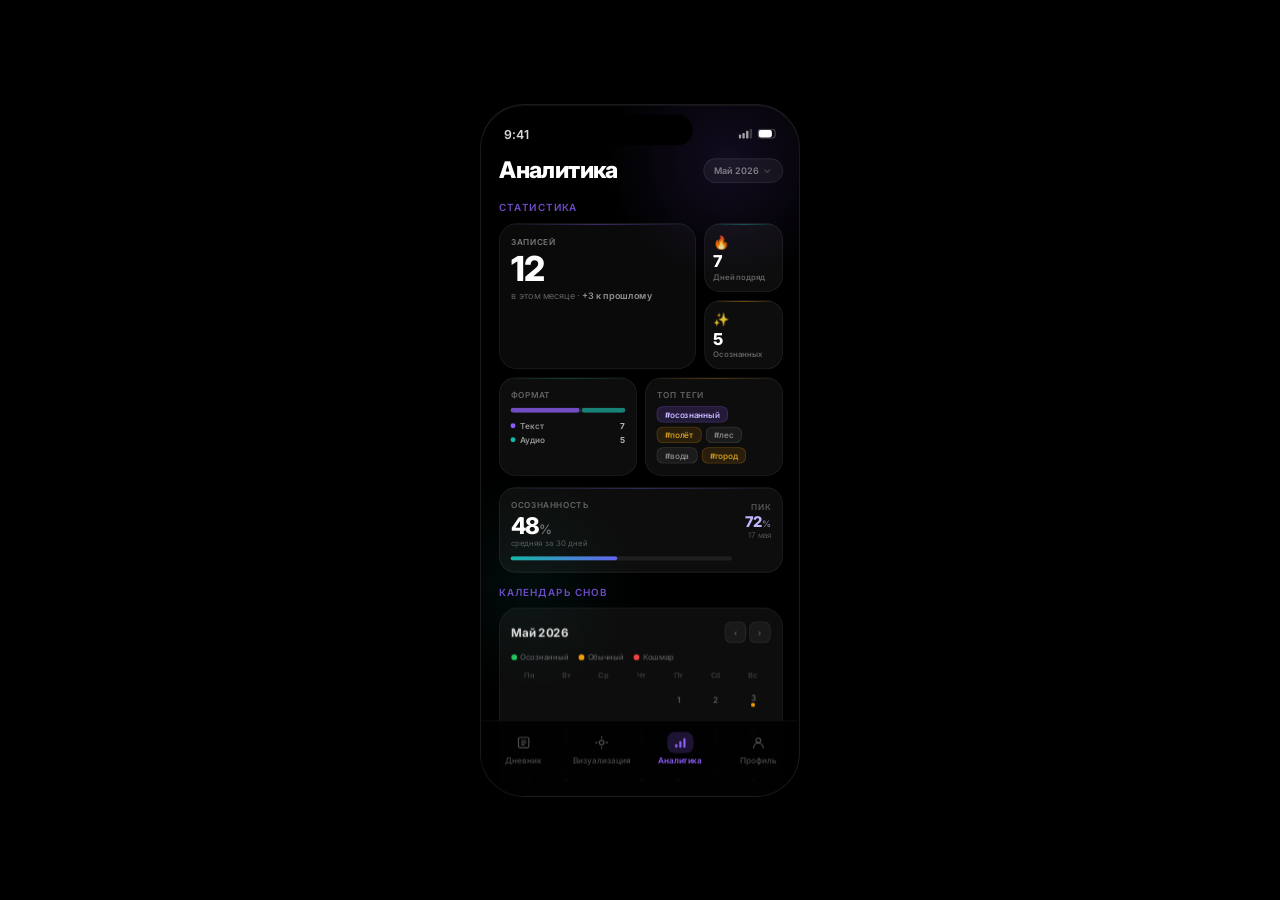
<file: 7_analytics.html>
<!DOCTYPE html>
<html lang="ru">
<head>
<meta charset="UTF-8">
<meta name="viewport" content="width=device-width, initial-scale=1.0">
<title>Сновидец — Аналитика снов</title>
<link href="https://fonts.googleapis.com/css2?family=Inter:wght@300;400;500;600;700;800&display=swap" rel="stylesheet">
<style>
*, *::before, *::after { box-sizing: border-box; -webkit-tap-highlight-color: transparent; margin: 0; padding: 0; }

:root {
  --bg:     #000000;
  --purple: #8B5CF6;
  --teal:   #14B8A6;
  --amber:  #F59E0B;
  --glass:  rgba(255,255,255,0.05);
  --border: rgba(255,255,255,0.08);
  --text:   rgba(255,255,255,0.88);
  --muted:  rgba(255,255,255,0.35);
}

body {
  font-family: 'Inter', sans-serif;
  background: var(--bg);
  color: var(--text);
  min-height: 100vh;
  display: flex;
  justify-content: center;
  align-items: center;
}

/* ── Phone shell ── */
.phone {
  width: 320px; height: 693px;
  background: #000; border-radius: 44px; overflow: hidden;
  border: 1.5px solid rgba(255,255,255,0.10);
  box-shadow: 0 0 0 1px rgba(0,0,0,0.8), 0 32px 80px rgba(0,0,0,0.8),
              inset 0 1px 0 rgba(255,255,255,0.06);
  position: relative; isolation: isolate;
}
.phone-inner {
  width: 390px; height: 844px;
  transform: scale(calc(320/390));
  transform-origin: top left;
  position: relative;
}

/* ── Atmosphere ── */
.nebula { position: absolute; inset: 0; z-index: 0; pointer-events: none; }
.nebula::before {
  content: ''; position: absolute; top: -80px; right: -60px;
  width: 300px; height: 300px;
  background: radial-gradient(ellipse, rgba(139,92,246,0.13) 0%, transparent 70%);
  border-radius: 50%;
}
.nebula::after {
  content: ''; position: absolute; bottom: 120px; left: -80px;
  width: 280px; height: 280px;
  background: radial-gradient(ellipse, rgba(20,184,166,0.07) 0%, transparent 70%);
  border-radius: 50%;
}

/* ── Dynamic Island & Status Bar ── */
.dynamic-island {
  position: absolute; top: 12px; left: 50%; transform: translateX(-50%);
  width: 126px; height: 37px; background: #000; border-radius: 20px; z-index: 20;
}
.status-bar {
  position: relative; z-index: 10; height: 54px; padding: 16px 28px 0;
  display: flex; align-items: center; justify-content: space-between; flex-shrink: 0;
}
.status-bar .time { font-size: 15px; font-weight: 600; color: rgba(255,255,255,0.85); letter-spacing: -0.3px; }
.status-icons { display: flex; align-items: center; gap: 6px; }

/* ── Layout ── */
.phone-layout { display: flex; flex-direction: column; height: 844px; position: relative; }
.content-area {
  flex: 1; padding: 4px 22px 112px;
  overflow-y: auto; scrollbar-width: none;
}
.content-area::-webkit-scrollbar { display: none; }

/* ── Bottom Nav ── */
.bottom-nav {
  position: absolute; bottom: 0; left: 0; right: 0; z-index: 20;
  padding: 0 4px 34px;
  background: rgba(0,0,0,0.88); backdrop-filter: blur(24px);
  border-top: 1px solid rgba(255,255,255,0.07);
}
.nav-inner { display: flex; justify-content: space-around; align-items: center; padding-top: 8px; }
.nav-item-s {
  display: flex; flex-direction: column; align-items: center; gap: 3px;
  padding: 5px 8px; border-radius: 14px; flex: 1;
}
.nav-icon-wrap-s {
  width: 32px; height: 26px; border-radius: 9px;
  display: flex; align-items: center; justify-content: center;
}
.nav-label-s { font-size: 10px; font-weight: 500; color: rgba(255,255,255,0.28); white-space: nowrap; }
.nav-active .nav-icon-wrap-s { background: rgba(139,92,246,0.2); }
.nav-active .nav-label-s { color: #8B5CF6; font-weight: 600; }

/* ════════════════════════════════
   SCREEN — ANALYTICS
════════════════════════════════ */

/* Page header */
.an-header {
  display: flex; align-items: flex-end; justify-content: space-between;
  padding-top: 6px; margin-bottom: 22px;
}
.an-title {
  font-size: 28px; font-weight: 800; color: #fff;
  letter-spacing: -0.8px; line-height: 1.1;
}
.an-period {
  display: flex; align-items: center; gap: 5px;
  padding: 7px 12px; border-radius: 99px;
  background: rgba(255,255,255,0.05); border: 1px solid rgba(255,255,255,0.09);
  font-size: 11px; font-weight: 600; color: rgba(255,255,255,0.45);
  cursor: pointer;
}
.an-period svg { opacity: 0.5; }

/* ── Stats section label ── */
.section-label {
  font-size: 12px;
  font-weight: 600;
  letter-spacing: 1.2px;
  text-transform: uppercase;
  color: rgba(139,92,246,0.8);
  margin-bottom: 12px;
}

/* ── Featured big stat (исправлен: убрана фиолетовая заливка) ── */
.an-featured {
  display: flex; gap: 10px; margin-bottom: 10px;
}
.an-feat-main {
  flex: 1; padding: 16px 14px; border-radius: 22px;
  background: rgba(255,255,255,0.04);  /* ← теперь как у других карточек */
  border: 1px solid rgba(255,255,255,0.08);  /* ← как у других карточек */
  position: relative; overflow: hidden;
}
.an-feat-main::after {
  content: '';
  position: absolute; top: 0; left: 0; right: 0; height: 1px;
  background: linear-gradient(90deg, transparent, rgba(139,92,246,0.5), transparent);
}
.an-feat-label {
  font-size: 10px; font-weight: 600;
  color: rgba(255,255,255,0.45);  /* ← серый, как другие подписи */
  letter-spacing: 0.8px; text-transform: uppercase; margin-bottom: 6px;
}
.an-feat-val {
  font-size: 42px; font-weight: 800; color: #fff;
  letter-spacing: -2px; line-height: 1; margin-bottom: 4px;
}
.an-feat-sub { font-size: 11px; color: rgba(255,255,255,0.35); }
.an-feat-sub span { color: rgba(255,255,255,0.55); font-weight: 600; }

/* Streak mini card */
.an-feat-side { display: flex; flex-direction: column; gap: 10px; width: 96px; }
.an-side-card {
  flex: 1; padding: 12px 10px; border-radius: 20px;
  background: var(--glass); border: 1px solid var(--border);
  display: flex; flex-direction: column; justify-content: space-between;
  position: relative; overflow: hidden;
}
.an-side-card::after {
  content: '';
  position: absolute; top: 0; left: 0; right: 0; height: 1px;
  background: linear-gradient(90deg, transparent, var(--accent-top, rgba(20,184,166,0.5)), transparent);
}
.an-side-icon { font-size: 16px; margin-bottom: 4px; display: block; }
.an-side-val  { font-size: 20px; font-weight: 800; color: #fff; line-height: 1; }
.an-side-label { font-size: 9.5px; font-weight: 600; color: rgba(255,255,255,0.35); margin-top: 3px; }

/* ── 2-column row ── */
.an-row2 { display: grid; grid-template-columns: 1fr 1fr; gap: 10px; margin-bottom: 14px; }
.an-card {
  padding: 14px 13px; border-radius: 20px;
  background: var(--glass); border: 1px solid var(--border);
  position: relative; overflow: hidden;
}
.an-card::after {
  content: '';
  position: absolute; top: 0; left: 0; right: 0; height: 1px;
  background: linear-gradient(90deg, transparent, var(--c-top, rgba(139,92,246,0.5)), transparent);
}

/* Format split bar */
.an-format-label { font-size: 10px; font-weight: 600; color: rgba(255,255,255,0.35); margin-bottom: 10px; text-transform: uppercase; letter-spacing: 0.8px; }
.an-format-bar {
  height: 6px; border-radius: 99px; overflow: hidden;
  background: rgba(255,255,255,0.07); margin-bottom: 10px; display: flex;
}
.an-format-seg { height: 100%; border-radius: 99px; }
.an-format-legend { display: flex; flex-direction: column; gap: 5px; }
.an-fmt-row { display: flex; align-items: center; gap: 6px; }
.an-fmt-dot { width: 6px; height: 6px; border-radius: 50%; flex-shrink: 0; }
.an-fmt-name { font-size: 10px; font-weight: 600; color: rgba(255,255,255,0.55); flex: 1; }
.an-fmt-count { font-size: 10px; font-weight: 700; color: rgba(255,255,255,0.7); }

/* Tag cloud */
.an-tag-label { font-size: 10px; font-weight: 600; color: rgba(255,255,255,0.35); margin-bottom: 8px; text-transform: uppercase; letter-spacing: 0.8px; }
.an-tags { display: flex; flex-wrap: wrap; gap: 5px; }
.an-tag {
  padding: 3px 9px; border-radius: 8px;
  font-size: 10px; font-weight: 600;
  background: rgba(255,255,255,0.06); border: 1px solid rgba(255,255,255,0.1);
  color: rgba(255,255,255,0.45);
}
.an-tag.top {
  background: rgba(139,92,246,0.18); border-color: rgba(139,92,246,0.3);
  color: #C4B5FD;
}
.an-tag.mid {
  background: rgba(245,158,11,0.12); border-color: rgba(245,158,11,0.22);
  color: rgba(251,191,36,0.75);
}

/* Awareness mini bar */
.an-aware-label { font-size: 10px; font-weight: 600; color: rgba(255,255,255,0.35); margin-bottom: 6px; text-transform: uppercase; letter-spacing: 0.8px; }
.an-aware-val { font-size: 28px; font-weight: 800; color: #fff; letter-spacing: -1px; line-height: 1; margin-bottom: 2px; }
.an-aware-sub { font-size: 9.5px; color: rgba(255,255,255,0.3); margin-bottom: 10px; }
.an-aware-track {
  height: 5px; border-radius: 99px;
  background: rgba(255,255,255,0.07); position: relative; overflow: hidden;
}
.an-aware-fill {
  position: absolute; left: 0; top: 0; bottom: 0;
  border-radius: 99px; width: 48%;
  background: linear-gradient(90deg, #14B8A6, #6366F1);
}

/* ── Calendar ── */
.glass-card {
  background: var(--glass); backdrop-filter: blur(20px);
  border-radius: 24px; border: 1px solid var(--border);
}
.cal-card { padding: 16px 14px 14px; margin-bottom: 0; }
.cal-header { display: flex; align-items: center; justify-content: space-between; margin-bottom: 12px; }
.cal-title  { font-size: 14px; font-weight: 700; color: rgba(255,255,255,0.88); }
.cal-nav {
  display: flex; align-items: center; gap: 4px;
}
.cal-nav-btn {
  width: 26px; height: 26px; border-radius: 8px;
  background: rgba(255,255,255,0.05); border: 1px solid rgba(255,255,255,0.09);
  display: flex; align-items: center; justify-content: center;
  font-size: 10px; color: rgba(255,255,255,0.4); cursor: pointer;
}
.cal-legend { display: flex; gap: 12px; margin-bottom: 10px; }
.cal-legend-item { display: flex; align-items: center; gap: 4px; font-size: 9.5px; color: rgba(255,255,255,0.38); }
.cal-legend-dot  { width: 7px; height: 7px; border-radius: 50%; flex-shrink: 0; }
.cal-grid-head   { display: grid; grid-template-columns: repeat(7,1fr); gap: 2px; margin-bottom: 4px; }
.cal-dow { text-align: center; font-size: 9px; font-weight: 600; color: rgba(255,255,255,0.2); }
.cal-grid { display: grid; grid-template-columns: repeat(7,1fr); gap: 3px; }
.cal-day {
  aspect-ratio: 1; border-radius: 9px;
  display: flex; flex-direction: column; align-items: center; justify-content: center; gap: 2px;
  font-size: 10px; font-weight: 500; color: rgba(255,255,255,0.38);
}
.cal-day.empty { opacity: 0; }
.cal-day.today {
  background: rgba(139,92,246,0.2); border: 1.5px solid rgba(139,92,246,0.45);
  color: #C4B5FD; font-weight: 700;
}
.cal-day-num { line-height: 1; }
.cal-dot-mark { width: 5px; height: 5px; border-radius: 50%; }
.dot-lucid     { background: #22C55E; }
.dot-normal    { background: #F59E0B; }
.dot-nightmare { background: #EF4444; }

/* Mobile fullscreen override */
@media (max-width: 500px) {
  body { align-items: flex-start; }
  .phone {
    width: 100vw !important;
    height: 100vh !important;
    border-radius: 0 !important;
    border: none !important;
    box-shadow: none !important;
  }
  .phone-inner {
    width: 100vw !important;
    height: 100vh !important;
    transform: none !important;
  }
  .phone-layout {
    height: 100vh !important;
  }
  .dynamic-island { display: none; }
}


/* Kill tap highlight everywhere */
a, button, div, span, input, textarea, svg,
[class*="btn"], [class*="nav"], [class*="card"],
[class*="chip"], [class*="tag"], [class*="mood"],
[class*="toggle"], [class*="sw"], [class*="tab"],
[class*="accordion"], [class*="add"], [class*="fab"] {
  -webkit-tap-highlight-color: transparent !important;
  -webkit-touch-callout: none;
}

</style>
</head>
<body>

<div class="phone">
  <div class="phone-inner">
    <div class="nebula"></div>
    <div class="dynamic-island"></div>
    <div class="phone-layout">

      <!-- Status Bar -->
      <div class="status-bar">
        <span class="time">9:41</span>
        <div class="status-icons">
          <svg width="17" height="12" viewBox="0 0 17 12" fill="none">
            <rect x="0" y="7" width="3" height="5" rx="1" fill="white" opacity="0.6"/>
            <rect x="4.5" y="5" width="3" height="7" rx="1" fill="white" opacity="0.6"/>
            <rect x="9" y="2.5" width="3" height="9.5" rx="1" fill="white" opacity="0.6"/>
            <rect x="13.5" y="0" width="3" height="12" rx="1" fill="white" opacity="0.2"/>
          </svg>
          <svg width="25" height="12" viewBox="0 0 25 12" fill="none">
            <rect x="0.5" y="0.5" width="21" height="11" rx="3.5" stroke="white" stroke-opacity="0.35"/>
            <rect x="1.5" y="1.5" width="16" height="9" rx="2.5" fill="white"/>
          </svg>
        </div>
      </div>

      <div class="content-area">

        <!-- Page header -->
        <div class="an-header">
          <div class="an-title">Аналитика</div>
          <div class="an-period">
            Май 2026
            <svg width="12" height="12" viewBox="0 0 12 12" fill="none">
              <path d="M3 5l3 3 3-3" stroke="currentColor" stroke-width="1.3" stroke-linecap="round" stroke-linejoin="round"/>
            </svg>
          </div>
        </div>

        <div class="section-label">Статистика</div>

        <!-- Featured + side (плашка "Записей" теперь без фиолетовой заливки) -->
        <div class="an-featured" style="margin-bottom:10px;">
          <!-- Main: total records — фон убран, текст подписи серый -->
          <div class="an-feat-main">
            <div class="an-feat-label">Записей</div>
            <div class="an-feat-val">12</div>
            <div class="an-feat-sub">в этом месяце · <span>+3 к прошлому</span></div>
          </div>
          <!-- Side cards -->
          <div class="an-feat-side">
            <div class="an-side-card" style="--accent-top: rgba(20,184,166,0.5);">
              <span class="an-side-icon">🔥</span>
              <div>
                <div class="an-side-val">7</div>
                <div class="an-side-label">Дней подряд</div>
              </div>
            </div>
            <div class="an-side-card" style="--accent-top: rgba(245,158,11,0.5);">
              <span class="an-side-icon">✨</span>
              <div>
                <div class="an-side-val">5</div>
                <div class="an-side-label">Осознанных</div>
              </div>
            </div>
          </div>
        </div>

        <!-- Row 2: Format split + Tags -->
        <div class="an-row2">
          <!-- Format split -->
          <div class="an-card" style="--c-top: rgba(20,184,166,0.45);">
            <div class="an-format-label">Формат</div>
            <div class="an-format-bar">
              <div class="an-format-seg" style="width:60%;background:#8B5CF6;opacity:0.75;"></div>
              <div class="an-format-seg" style="width:2%;background:transparent;"></div>
              <div class="an-format-seg" style="width:38%;background:#14B8A6;opacity:0.65;"></div>
            </div>
            <div class="an-format-legend">
              <div class="an-fmt-row">
                <div class="an-fmt-dot" style="background:#8B5CF6;"></div>
                <div class="an-fmt-name">Текст</div>
                <div class="an-fmt-count">7</div>
              </div>
              <div class="an-fmt-row">
                <div class="an-fmt-dot" style="background:#14B8A6;"></div>
                <div class="an-fmt-name">Аудио</div>
                <div class="an-fmt-count">5</div>
              </div>
            </div>
          </div>

          <!-- Top tags -->
          <div class="an-card" style="--c-top: rgba(245,158,11,0.45);">
            <div class="an-tag-label">Топ теги</div>
            <div class="an-tags">
              <div class="an-tag top">#осознанный</div>
              <div class="an-tag mid">#полёт</div>
              <div class="an-tag">#лес</div>
              <div class="an-tag">#вода</div>
              <div class="an-tag mid">#город</div>
            </div>
          </div>
        </div>

        <!-- Awareness full-width -->
        <div class="an-card" style="--c-top: rgba(99,102,241,0.5); margin-bottom:16px;">
          <div style="display:flex;gap:16px;align-items:flex-start;">
            <div style="flex:1;">
              <div class="an-aware-label">Осознанность</div>
              <div class="an-aware-val">48<span style="font-size:16px;font-weight:600;color:rgba(255,255,255,0.4);">%</span></div>
              <div class="an-aware-sub">средняя за 30 дней</div>
              <div class="an-aware-track"><div class="an-aware-fill"></div></div>
            </div>
            <div style="text-align:right;padding-top:2px;">
              <div style="font-size:10px;font-weight:600;color:rgba(255,255,255,0.3);text-transform:uppercase;letter-spacing:0.8px;margin-bottom:4px;">Пик</div>
              <div style="font-size:18px;font-weight:800;color:#C4B5FD;line-height:1;">72<span style="font-size:11px;font-weight:600;opacity:0.6;">%</span></div>
              <div style="font-size:9.5px;color:rgba(255,255,255,0.28);margin-top:2px;">17 мая</div>
            </div>
          </div>
        </div>

        <div class="section-label">Календарь снов</div>

        <!-- Calendar -->
        <div class="glass-card cal-card">
          <div class="cal-header">
            <div class="cal-title">Май 2026</div>
            <div class="cal-nav">
              <div class="cal-nav-btn">‹</div>
              <div class="cal-nav-btn">›</div>
            </div>
          </div>
          <div class="cal-legend">
            <div class="cal-legend-item"><div class="cal-legend-dot" style="background:#22C55E;"></div>Осознанный</div>
            <div class="cal-legend-item"><div class="cal-legend-dot" style="background:#F59E0B;"></div>Обычный</div>
            <div class="cal-legend-item"><div class="cal-legend-dot" style="background:#EF4444;"></div>Кошмар</div>
          </div>
          <div class="cal-grid-head">
            <div class="cal-dow">Пн</div><div class="cal-dow">Вт</div><div class="cal-dow">Ср</div>
            <div class="cal-dow">Чт</div><div class="cal-dow">Пт</div><div class="cal-dow">Сб</div><div class="cal-dow">Вс</div>
          </div>
          <div class="cal-grid">
            <div class="cal-day empty"></div><div class="cal-day empty"></div><div class="cal-day empty"></div><div class="cal-day empty"></div>
            <div class="cal-day"><span class="cal-day-num">1</span></div>
            <div class="cal-day"><span class="cal-day-num">2</span></div>
            <div class="cal-day"><span class="cal-day-num">3</span><div class="cal-dot-mark dot-normal"></div></div>
            <div class="cal-day"><span class="cal-day-num">4</span></div>
            <div class="cal-day"><span class="cal-day-num">5</span><div class="cal-dot-mark dot-lucid"></div></div>
            <div class="cal-day"><span class="cal-day-num">6</span></div>
            <div class="cal-day"><span class="cal-day-num">7</span><div class="cal-dot-mark dot-normal"></div></div>
            <div class="cal-day"><span class="cal-day-num">8</span></div>
            <div class="cal-day"><span class="cal-day-num">9</span><div class="cal-dot-mark dot-nightmare"></div></div>
            <div class="cal-day"><span class="cal-day-num">10</span><div class="cal-dot-mark dot-normal"></div></div>
            <div class="cal-day"><span class="cal-day-num">11</span><div class="cal-dot-mark dot-nightmare"></div></div>
            <div class="cal-day"><span class="cal-day-num">12</span><div class="cal-dot-mark dot-lucid"></div></div>
            <div class="cal-day"><span class="cal-day-num">13</span></div>
            <div class="cal-day"><span class="cal-day-num">14</span><div class="cal-dot-mark dot-lucid"></div></div>
            <div class="cal-day"><span class="cal-day-num">15</span><div class="cal-dot-mark dot-normal"></div></div>
            <div class="cal-day"><span class="cal-day-num">16</span></div>
            <div class="cal-day"><span class="cal-day-num">17</span><div class="cal-dot-mark dot-lucid"></div></div>
            <div class="cal-day"><span class="cal-day-num">18</span></div>
            <div class="cal-day"><span class="cal-day-num">19</span><div class="cal-dot-mark dot-lucid"></div></div>
            <div class="cal-day today"><span class="cal-day-num">20</span><div class="cal-dot-mark dot-lucid"></div></div>
            <div class="cal-day"><span class="cal-day-num">21</span></div>
            <div class="cal-day"><span class="cal-day-num">22</span></div>
            <div class="cal-day"><span class="cal-day-num">23</span></div>
            <div class="cal-day"><span class="cal-day-num">24</span></div>
            <div class="cal-day"><span class="cal-day-num">25</span></div>
            <div class="cal-day"><span class="cal-day-num">26</span></div>
            <div class="cal-day"><span class="cal-day-num">27</span></div>
            <div class="cal-day"><span class="cal-day-num">28</span></div>
            <div class="cal-day"><span class="cal-day-num">29</span></div>
            <div class="cal-day"><span class="cal-day-num">30</span></div>
            <div class="cal-day"><span class="cal-day-num">31</span></div>
          </div>
        </div>

      </div><!-- /content-area -->

      <!-- Bottom Navigation -->
      <div class="bottom-nav">
        <div class="nav-inner">
          <div class="nav-item-s">
            <div class="nav-icon-wrap-s">
              <svg width="18" height="18" viewBox="0 0 20 20" fill="none">
                <path d="M5 3h10a2 2 0 012 2v10a2 2 0 01-2 2H5a2 2 0 01-2-2V5a2 2 0 012-2z" stroke="rgba(255,255,255,0.3)" stroke-width="1.6"/>
                <path d="M7 7h6M7 10h6M7 13h4" stroke="rgba(255,255,255,0.3)" stroke-width="1.5" stroke-linecap="round"/>
              </svg>
            </div>
            <span class="nav-label-s">Дневник</span>
          </div>
          <div class="nav-item-s">
            <div class="nav-icon-wrap-s">
              <svg width="18" height="18" viewBox="0 0 20 20" fill="none">
                <circle cx="10" cy="10" r="3" stroke="rgba(255,255,255,0.3)" stroke-width="1.6"/>
                <path d="M10 2v2M10 16v2M2 10h2M16 10h2" stroke="rgba(255,255,255,0.3)" stroke-width="1.5" stroke-linecap="round"/>
              </svg>
            </div>
            <span class="nav-label-s">Визуализация</span>
          </div>
          <div class="nav-item-s nav-active">
            <div class="nav-icon-wrap-s">
              <svg width="18" height="18" viewBox="0 0 20 20" fill="none">
                <rect x="3" y="12" width="3" height="5" rx="1" fill="#8B5CF6"/>
                <rect x="8.5" y="8" width="3" height="9" rx="1" fill="#8B5CF6"/>
                <rect x="14" y="4" width="3" height="13" rx="1" fill="#8B5CF6"/>
              </svg>
            </div>
            <span class="nav-label-s" style="color:#8B5CF6;font-weight:600;">Аналитика</span>
          </div>
          <div class="nav-item-s">
            <div class="nav-icon-wrap-s">
              <svg width="18" height="18" viewBox="0 0 20 20" fill="none">
                <circle cx="10" cy="7" r="3.25" stroke="rgba(255,255,255,0.28)" stroke-width="1.6"/>
                <path d="M3.5 17c0-3.59 2.91-6.5 6.5-6.5s6.5 2.91 6.5 6.5" stroke="rgba(255,255,255,0.28)" stroke-width="1.6" stroke-linecap="round"/>
              </svg>
            </div>
            <span class="nav-label-s">Профиль</span>
          </div>
        </div>
      </div>

    </div>
  </div>
</div>


<script>
(function(){
  var map = {
    'Дневник':      '3_diary',
    'Визуализация': '6_viz',
    'Аналитика':    '7_analytics',
    'Профиль':      '8_profile'
  };
  // Bottom nav clicks
  document.querySelectorAll('.nav-item-s').forEach(function(item){
    item.style.cursor = 'pointer';
    var label = item.querySelector('.nav-label-s');
    if(label){
      var txt = label.textContent.trim();
      if(map[txt]){
        item.addEventListener('click', function(){ parent.goTo(map[txt]); });
      }
    }
  });
  
  // Nothing extra

})();
</script>

</body>
</html>
</file>
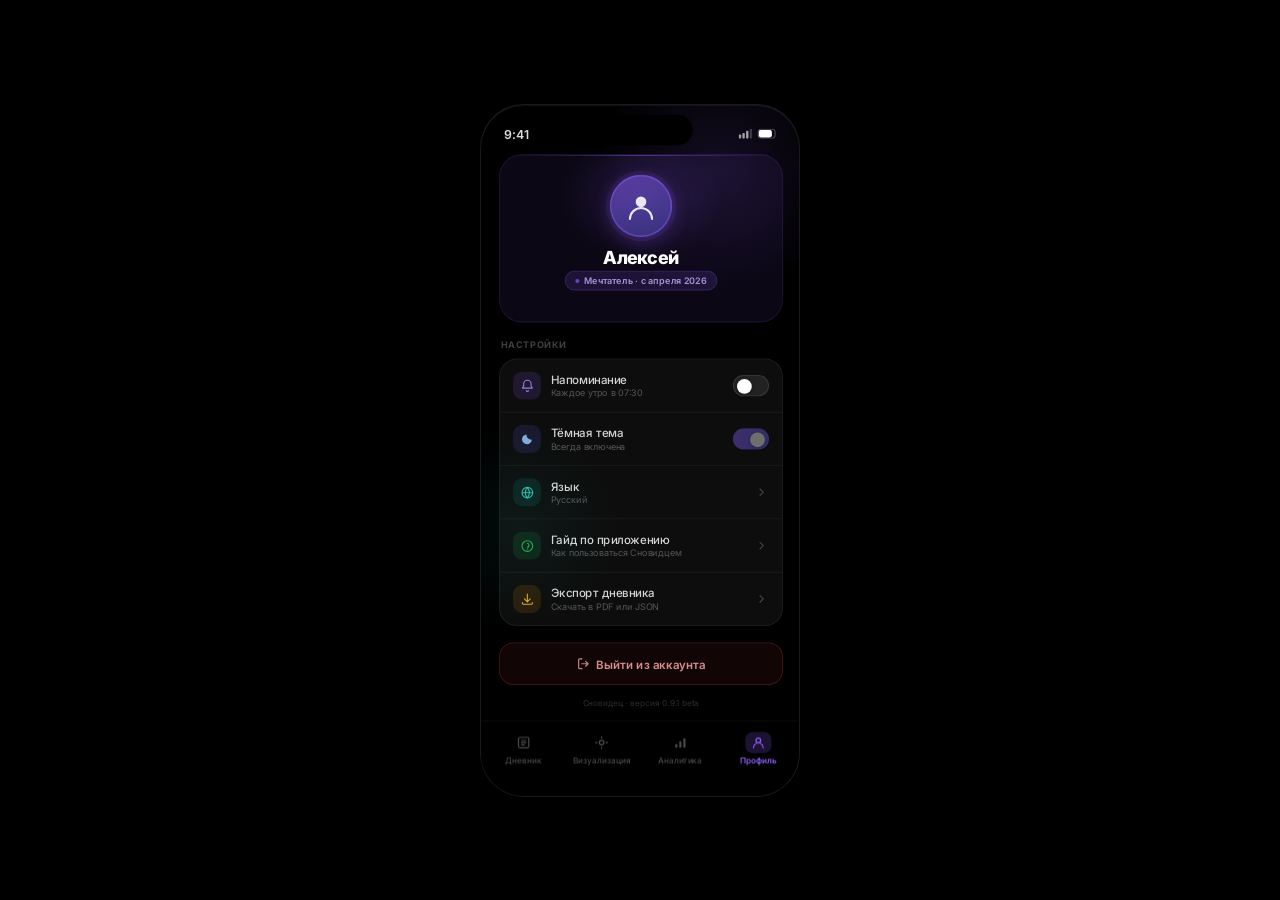
<file: 8_profile.html>
<!DOCTYPE html>
<html lang="ru">
<head>
<meta charset="UTF-8">
<meta name="viewport" content="width=device-width, initial-scale=1.0">
<title>Сновидец — Профиль</title>
<link href="https://fonts.googleapis.com/css2?family=Inter:wght@300;400;500;600;700;800&display=swap" rel="stylesheet">
<style>
*, *::before, *::after { box-sizing: border-box; -webkit-tap-highlight-color: transparent; margin: 0; padding: 0; }

:root {
  --bg:     #000000;
  --purple: #8B5CF6;
  --teal:   #14B8A6;
  --amber:  #F59E0B;
  --glass:  rgba(255,255,255,0.05);
  --border: rgba(255,255,255,0.08);
  --text:   rgba(255,255,255,0.88);
  --muted:  rgba(255,255,255,0.35);
}

body {
  font-family: 'Inter', sans-serif;
  background: var(--bg);
  color: var(--text);
  min-height: 100vh;
  display: flex;
  justify-content: center;
  align-items: center;
}

/* ── Phone shell ── */
.phone {
  width: 320px; height: 693px;
  background: #000; border-radius: 44px; overflow: hidden;
  border: 1.5px solid rgba(255,255,255,0.10);
  box-shadow:
    0 0 0 1px rgba(0,0,0,0.8),
    0 32px 80px rgba(0,0,0,0.8),
    inset 0 1px 0 rgba(255,255,255,0.06);
  position: relative; isolation: isolate;
}
.phone-inner {
  width: 390px; height: 844px;
  transform: scale(calc(320/390));
  transform-origin: top left;
  position: relative;
}

/* ── Atmosphere ── */
.nebula { position: absolute; inset: 0; z-index: 0; pointer-events: none; }
.nebula::before {
  content: ''; position: absolute; top: -80px; right: -60px;
  width: 320px; height: 320px;
  background: radial-gradient(ellipse, rgba(139,92,246,0.14) 0%, transparent 68%);
  border-radius: 50%;
}
.nebula::after {
  content: ''; position: absolute; bottom: 200px; left: -80px;
  width: 260px; height: 260px;
  background: radial-gradient(ellipse, rgba(20,184,166,0.07) 0%, transparent 70%);
  border-radius: 50%;
}

/* ── Dynamic Island & Status Bar ── */
.dynamic-island {
  position: absolute; top: 12px; left: 50%; transform: translateX(-50%);
  width: 126px; height: 37px; background: #000; border-radius: 20px; z-index: 20;
}
.status-bar {
  position: relative; z-index: 10; height: 54px; padding: 16px 28px 0;
  display: flex; align-items: center; justify-content: space-between; flex-shrink: 0;
}
.status-bar .time { font-size: 15px; font-weight: 600; color: rgba(255,255,255,0.85); letter-spacing: -0.3px; }
.status-icons { display: flex; align-items: center; gap: 6px; }

/* ── Layout ── */
.phone-layout { display: flex; flex-direction: column; height: 844px; position: relative; }
.scroll-area {
  flex: 1; overflow-y: auto; min-height: 0;
  padding: 6px 22px 112px;
  scrollbar-width: none; -ms-overflow-style: none;
}
.scroll-area::-webkit-scrollbar { display: none; }

/* ── Bottom Nav ── */
.bottom-nav {
  position: absolute; bottom: 0; left: 0; right: 0; z-index: 20;
  padding: 0 4px 34px;
  background: rgba(0,0,0,0.88); backdrop-filter: blur(24px);
  border-top: 1px solid rgba(255,255,255,0.07);
}
.nav-inner { display: flex; justify-content: space-around; align-items: center; padding-top: 8px; }
.nav-item-s {
  display: flex; flex-direction: column; align-items: center; gap: 3px;
  padding: 5px 8px; border-radius: 14px; flex: 1;
}
.nav-icon-wrap-s {
  width: 32px; height: 26px; border-radius: 9px;
  display: flex; align-items: center; justify-content: center;
}
.nav-label-s { font-size: 10px; font-weight: 500; color: rgba(255,255,255,0.28); white-space: nowrap; }
.nav-active .nav-icon-wrap-s { background: rgba(139,92,246,0.2); }
.nav-active .nav-label-s { color: #8B5CF6; font-weight: 600; }

/* ════════════════════════════════
   SCREEN — PROFILE
════════════════════════════════ */

/* ── Hero card ── */
.prof-hero {
  position: relative; overflow: hidden;
  border-radius: 28px;
  background: rgba(139,92,246,0.08);
  border: 1px solid rgba(139,92,246,0.18);
  padding: 24px 20px 20px;
  margin-bottom: 12px;
  display: flex; flex-direction: column; align-items: center;
}
/* top shimmer line */
.prof-hero::before {
  content: ''; position: absolute; top: 0; left: 0; right: 0; height: 1px;
  background: linear-gradient(90deg, transparent, rgba(139,92,246,0.55), transparent);
}
/* subtle radial glow behind avatar */
.prof-hero::after {
  content: ''; position: absolute; top: -30px; left: 50%; transform: translateX(-50%);
  width: 200px; height: 160px;
  background: radial-gradient(ellipse, rgba(139,92,246,0.18) 0%, transparent 70%);
  pointer-events: none;
}

.prof-avatar-wrap {
  position: relative; z-index: 1; margin-bottom: 14px;
}
.prof-avatar {
  width: 76px; height: 76px; border-radius: 50%;
  background: linear-gradient(145deg, rgba(139,92,246,0.55), rgba(99,102,241,0.4));
  border: 2px solid rgba(139,92,246,0.45);
  display: flex; align-items: center; justify-content: center;
  box-shadow:
    0 0 0 5px rgba(139,92,246,0.09),
    0 8px 24px rgba(139,92,246,0.25);
}

.prof-name {
  font-size: 22px; font-weight: 800; color: #fff;
  letter-spacing: -0.5px; line-height: 1; margin-bottom: 5px;
  position: relative; z-index: 1;
}
.prof-badge {
  display: inline-flex; align-items: center; gap: 5px;
  padding: 4px 12px; border-radius: 99px;
  background: rgba(139,92,246,0.15); border: 1px solid rgba(139,92,246,0.25);
  font-size: 11px; font-weight: 600; color: rgba(196,181,253,0.8);
  position: relative; z-index: 1; margin-bottom: 18px;
}
.prof-badge-dot {
  width: 5px; height: 5px; border-radius: 50%; background: rgba(139,92,246,0.7);
}


/* ── Section label ── */
.section-label {
  font-size: 11px; font-weight: 700; letter-spacing: 1.2px; text-transform: uppercase;
  color: rgba(255,255,255,0.25); margin-bottom: 10px; margin-top: 20px;
  padding-left: 2px;
}

/* ── Settings card ── */
.settings-card {
  border-radius: 22px; overflow: hidden;
  background: var(--glass); border: 1px solid var(--border);
}
.settings-row {
  display: flex; align-items: center; justify-content: space-between;
  padding: 15px 16px;
  border-bottom: 1px solid rgba(255,255,255,0.055);
  transition: background 0.15s ease; cursor: pointer;
}
.settings-row:last-child { border-bottom: none; }
.settings-row:hover { background: rgba(255,255,255,0.03); }

.settings-row-left { display: flex; align-items: center; gap: 12px; }
.settings-icon {
  width: 34px; height: 34px; border-radius: 11px;
  display: flex; align-items: center; justify-content: center; flex-shrink: 0;
}
.settings-icon.bell { background: rgba(139,92,246,0.14); }
.settings-icon.moon { background: rgba(99,102,241,0.14); }
.settings-icon.lang { background: rgba(20,184,166,0.12); }
.settings-icon.export { background: rgba(245,158,11,0.12); }
.settings-icon.guide  { background: rgba(34,197,94,0.12); }

.settings-label { font-size: 14px; font-weight: 500; color: rgba(255,255,255,0.82); }
.settings-sub { font-size: 11px; color: rgba(255,255,255,0.3); margin-top: 1.5px; }

/* ── Toggle switch ── */
.toggle {
  width: 44px; height: 26px; border-radius: 99px;
  position: relative; flex-shrink: 0;
}
.toggle.off {
  background: rgba(255,255,255,0.09); border: 1px solid rgba(255,255,255,0.11);
}
.toggle.on {
  background: linear-gradient(90deg, #8B5CF6, #6366F1);
  border: 1px solid rgba(139,92,246,0.45);
}
.toggle-knob {
  position: absolute; top: 4px;
  width: 18px; height: 18px; border-radius: 50%;
  background: #fff; box-shadow: 0 1px 5px rgba(0,0,0,0.35);
}
.toggle.off .toggle-knob { left: 4px; }
.toggle.on  .toggle-knob { left: calc(100% - 22px); }
.toggle.disabled { opacity: 0.4; cursor: default; }

/* Arrow for nav rows */
.settings-arrow {
  width: 18px; height: 18px; opacity: 0.22;
  display: flex; align-items: center; justify-content: center;
}

/* ── Logout button ── */
.btn-logout {
  margin-top: 20px;
  display: flex; align-items: center; justify-content: center; gap: 8px;
  width: 100%; height: 52px; border-radius: 18px;
  background: rgba(239,68,68,0.07); border: 1.5px solid rgba(239,68,68,0.28);
  font-size: 14px; font-weight: 600; color: rgba(252,165,165,0.85);
  cursor: pointer; transition: background 0.15s ease;
}
.btn-logout:hover { background: rgba(239,68,68,0.12); }

/* ── App version ── */
.prof-version {
  text-align: center; margin-top: 16px;
  font-size: 10px; color: rgba(255,255,255,0.15); font-weight: 500;
}

/* Mobile fullscreen override */
@media (max-width: 500px) {
  body { align-items: flex-start; }
  .phone {
    width: 100vw !important;
    height: 100vh !important;
    border-radius: 0 !important;
    border: none !important;
    box-shadow: none !important;
  }
  .phone-inner {
    width: 100vw !important;
    height: 100vh !important;
    transform: none !important;
  }
  .phone-layout {
    height: 100vh !important;
  }
  .dynamic-island { display: none; }
}


/* Kill tap highlight everywhere */
a, button, div, span, input, textarea, svg,
[class*="btn"], [class*="nav"], [class*="card"],
[class*="chip"], [class*="tag"], [class*="mood"],
[class*="toggle"], [class*="sw"], [class*="tab"],
[class*="accordion"], [class*="add"], [class*="fab"] {
  -webkit-tap-highlight-color: transparent !important;
  -webkit-touch-callout: none;
}

</style>
</head>
<body>

<div class="phone">
  <div class="phone-inner">
    <div class="nebula"></div>
    <div class="dynamic-island"></div>
    <div class="phone-layout">

      <!-- Status Bar -->
      <div class="status-bar">
        <span class="time">9:41</span>
        <div class="status-icons">
          <svg width="17" height="12" viewBox="0 0 17 12" fill="none">
            <rect x="0"    y="7"   width="3" height="5"    rx="1" fill="white" opacity="0.6"/>
            <rect x="4.5"  y="5"   width="3" height="7"    rx="1" fill="white" opacity="0.6"/>
            <rect x="9"    y="2.5" width="3" height="9.5"  rx="1" fill="white" opacity="0.6"/>
            <rect x="13.5" y="0"   width="3" height="12"   rx="1" fill="white" opacity="0.2"/>
          </svg>
          <svg width="25" height="12" viewBox="0 0 25 12" fill="none">
            <rect x="0.5" y="0.5" width="21" height="11" rx="3.5" stroke="white" stroke-opacity="0.35"/>
            <rect x="1.5" y="1.5" width="16" height="9"  rx="2.5" fill="white"/>
          </svg>
        </div>
      </div>

      <div class="scroll-area">

        <!-- Hero -->
        <div class="prof-hero">
          <div class="prof-avatar-wrap">
            <div class="prof-avatar">
              <svg width="36" height="36" viewBox="0 0 36 36" fill="none">
                <circle cx="18" cy="13" r="6.5" fill="rgba(255,255,255,0.88)"/>
                <path d="M4.5 34c0-7.456 6.044-13.5 13.5-13.5S31.5 26.544 31.5 34"
                  stroke="rgba(255,255,255,0.88)" stroke-width="2.5" stroke-linecap="round"/>
              </svg>
            </div>
          </div>
          <div class="prof-name">Алексей</div>
          <div class="prof-badge">
            <div class="prof-badge-dot"></div>
            Мечтатель · с апреля 2026
          </div>

        </div>

        <!-- Settings -->
        <div class="section-label">Настройки</div>

        <div class="settings-card">

          <!-- Notification -->
          <div class="settings-row">
            <div class="settings-row-left">
              <div class="settings-icon bell">
                <svg width="17" height="17" viewBox="0 0 17 17" fill="none">
                  <path d="M8.5 1.5A4.5 4.5 0 004 6v2.5L2.5 11h12L13 8.5V6A4.5 4.5 0 008.5 1.5z"
                    stroke="rgba(167,139,250,0.9)" stroke-width="1.35" stroke-linejoin="round"/>
                  <path d="M7 13.5a1.5 1.5 0 003 0" stroke="rgba(167,139,250,0.9)" stroke-width="1.35"/>
                </svg>
              </div>
              <div>
                <div class="settings-label">Напоминание</div>
                <div class="settings-sub">Каждое утро в 07:30</div>
              </div>
            </div>
            <div class="toggle off"><div class="toggle-knob"></div></div>
          </div>

          <!-- Dark theme (locked on) -->
          <div class="settings-row">
            <div class="settings-row-left">
              <div class="settings-icon moon">
                <svg width="17" height="17" viewBox="0 0 17 17" fill="none">
                  <path d="M14 9a6 6 0 01-6.5-6.5A6 6 0 1014 9z"
                    fill="rgba(147,197,253,0.85)"/>
                </svg>
              </div>
              <div>
                <div class="settings-label">Тёмная тема</div>
                <div class="settings-sub">Всегда включена</div>
              </div>
            </div>
            <div class="toggle on disabled"><div class="toggle-knob"></div></div>
          </div>

          <!-- Language -->
          <div class="settings-row">
            <div class="settings-row-left">
              <div class="settings-icon lang">
                <svg width="17" height="17" viewBox="0 0 17 17" fill="none">
                  <circle cx="8.5" cy="8.5" r="6.5" stroke="rgba(45,212,191,0.85)" stroke-width="1.35"/>
                  <path d="M8.5 2c-1.5 2-2.5 4-2.5 6.5S7 13 8.5 15M8.5 2c1.5 2 2.5 4 2.5 6.5S10 13 8.5 15"
                    stroke="rgba(45,212,191,0.85)" stroke-width="1.35"/>
                  <path d="M2 8.5h13" stroke="rgba(45,212,191,0.85)" stroke-width="1.35"/>
                </svg>
              </div>
              <div>
                <div class="settings-label">Язык</div>
                <div class="settings-sub">Русский</div>
              </div>
            </div>
            <div class="settings-arrow">
              <svg width="16" height="16" viewBox="0 0 16 16" fill="none">
                <path d="M6 4l4 4-4 4" stroke="white" stroke-width="1.4" stroke-linecap="round" stroke-linejoin="round"/>
              </svg>
            </div>
          </div>

          <!-- Guide -->
          <div class="settings-row">
            <div class="settings-row-left">
              <div class="settings-icon guide">
                <svg width="17" height="17" viewBox="0 0 17 17" fill="none">
                  <circle cx="8.5" cy="8.5" r="6.5" stroke="rgba(34,197,94,0.85)" stroke-width="1.35"/>
                  <path d="M8.5 5.5a2 2 0 011.5 3.3c-.4.4-.9.7-.9 1.2v.5" stroke="rgba(34,197,94,0.85)" stroke-width="1.35" stroke-linecap="round"/>
                  <circle cx="8.5" cy="12" r="0.75" fill="rgba(34,197,94,0.85)"/>
                </svg>
              </div>
              <div>
                <div class="settings-label">Гайд по приложению</div>
                <div class="settings-sub">Как пользоваться Сновидцем</div>
              </div>
            </div>
            <div class="settings-arrow">
              <svg width="16" height="16" viewBox="0 0 16 16" fill="none">
                <path d="M6 4l4 4-4 4" stroke="white" stroke-width="1.4" stroke-linecap="round" stroke-linejoin="round"/>
              </svg>
            </div>
          </div>

          <!-- Export -->
          <div class="settings-row">
            <div class="settings-row-left">
              <div class="settings-icon export">
                <svg width="17" height="17" viewBox="0 0 17 17" fill="none">
                  <path d="M8.5 2v9M5 8l3.5 3.5L12 8" stroke="rgba(251,191,36,0.85)" stroke-width="1.35" stroke-linecap="round" stroke-linejoin="round"/>
                  <path d="M2.5 12.5v1a1 1 0 001 1h10a1 1 0 001-1v-1" stroke="rgba(251,191,36,0.85)" stroke-width="1.35" stroke-linecap="round"/>
                </svg>
              </div>
              <div>
                <div class="settings-label">Экспорт дневника</div>
                <div class="settings-sub">Скачать в PDF или JSON</div>
              </div>
            </div>
            <div class="settings-arrow">
              <svg width="16" height="16" viewBox="0 0 16 16" fill="none">
                <path d="M6 4l4 4-4 4" stroke="white" stroke-width="1.4" stroke-linecap="round" stroke-linejoin="round"/>
              </svg>
            </div>
          </div>

        </div>

        <!-- Logout -->
        <div class="btn-logout">
          <svg width="16" height="16" viewBox="0 0 16 16" fill="none">
            <path d="M6 2H3a1 1 0 00-1 1v10a1 1 0 001 1h3" stroke="rgba(252,165,165,0.8)" stroke-width="1.4" stroke-linecap="round"/>
            <path d="M10.5 11l3-3-3-3M13.5 8H6" stroke="rgba(252,165,165,0.8)" stroke-width="1.4" stroke-linecap="round" stroke-linejoin="round"/>
          </svg>
          Выйти из аккаунта
        </div>

        <!-- Version -->
        <div class="prof-version">Сновидец · версия 0.9.1 beta</div>

      </div><!-- /scroll-area -->

      <!-- Bottom Navigation -->
      <div class="bottom-nav">
        <div class="nav-inner">
          <div class="nav-item-s">
            <div class="nav-icon-wrap-s">
              <svg width="18" height="18" viewBox="0 0 20 20" fill="none">
                <path d="M5 3h10a2 2 0 012 2v10a2 2 0 01-2 2H5a2 2 0 01-2-2V5a2 2 0 012-2z" stroke="rgba(255,255,255,0.3)" stroke-width="1.6"/>
                <path d="M7 7h6M7 10h6M7 13h4" stroke="rgba(255,255,255,0.3)" stroke-width="1.5" stroke-linecap="round"/>
              </svg>
            </div>
            <span class="nav-label-s">Дневник</span>
          </div>
          <div class="nav-item-s">
            <div class="nav-icon-wrap-s">
              <svg width="18" height="18" viewBox="0 0 20 20" fill="none">
                <circle cx="10" cy="10" r="3" stroke="rgba(255,255,255,0.3)" stroke-width="1.6"/>
                <path d="M10 2v2M10 16v2M2 10h2M16 10h2" stroke="rgba(255,255,255,0.3)" stroke-width="1.5" stroke-linecap="round"/>
              </svg>
            </div>
            <span class="nav-label-s">Визуализация</span>
          </div>
          <div class="nav-item-s">
            <div class="nav-icon-wrap-s">
              <svg width="18" height="18" viewBox="0 0 20 20" fill="none">
                <rect x="3"    y="12" width="3" height="5"  rx="1" fill="rgba(255,255,255,0.28)"/>
                <rect x="8.5"  y="8"  width="3" height="9"  rx="1" fill="rgba(255,255,255,0.28)"/>
                <rect x="14"   y="4"  width="3" height="13" rx="1" fill="rgba(255,255,255,0.28)"/>
              </svg>
            </div>
            <span class="nav-label-s">Аналитика</span>
          </div>
          <div class="nav-item-s nav-active">
            <div class="nav-icon-wrap-s">
              <svg width="18" height="18" viewBox="0 0 20 20" fill="none">
                <circle cx="10" cy="7" r="3.25" stroke="#8B5CF6" stroke-width="1.6"/>
                <path d="M3.5 17c0-3.59 2.91-6.5 6.5-6.5s6.5 2.91 6.5 6.5" stroke="#8B5CF6" stroke-width="1.6" stroke-linecap="round"/>
              </svg>
            </div>
            <span class="nav-label-s" style="color:#8B5CF6;font-weight:600;">Профиль</span>
          </div>
        </div>
      </div>

    </div>
  </div>
</div>


<script>
(function(){
  var map = {
    'Дневник':      '3_diary',
    'Визуализация': '6_viz',
    'Аналитика':    '7_analytics',
    'Профиль':      '8_profile'
  };
  // Bottom nav clicks
  document.querySelectorAll('.nav-item-s').forEach(function(item){
    item.style.cursor = 'pointer';
    var label = item.querySelector('.nav-label-s');
    if(label){
      var txt = label.textContent.trim();
      if(map[txt]){
        item.addEventListener('click', function(){ parent.goTo(map[txt]); });
      }
    }
  });
  
  // Logout → login
  document.querySelectorAll('button, [class*="logout"], [class*="exit"]').forEach(function(btn){
    var txt = btn.textContent.trim().toLowerCase();
    if(txt.includes('выйти') || txt.includes('выход')){
      btn.style.cursor = 'pointer';
      btn.addEventListener('click', function(){ parent.goTo('2_login'); });
    }
  });

})();
</script>

</body>
</html>
</file>
